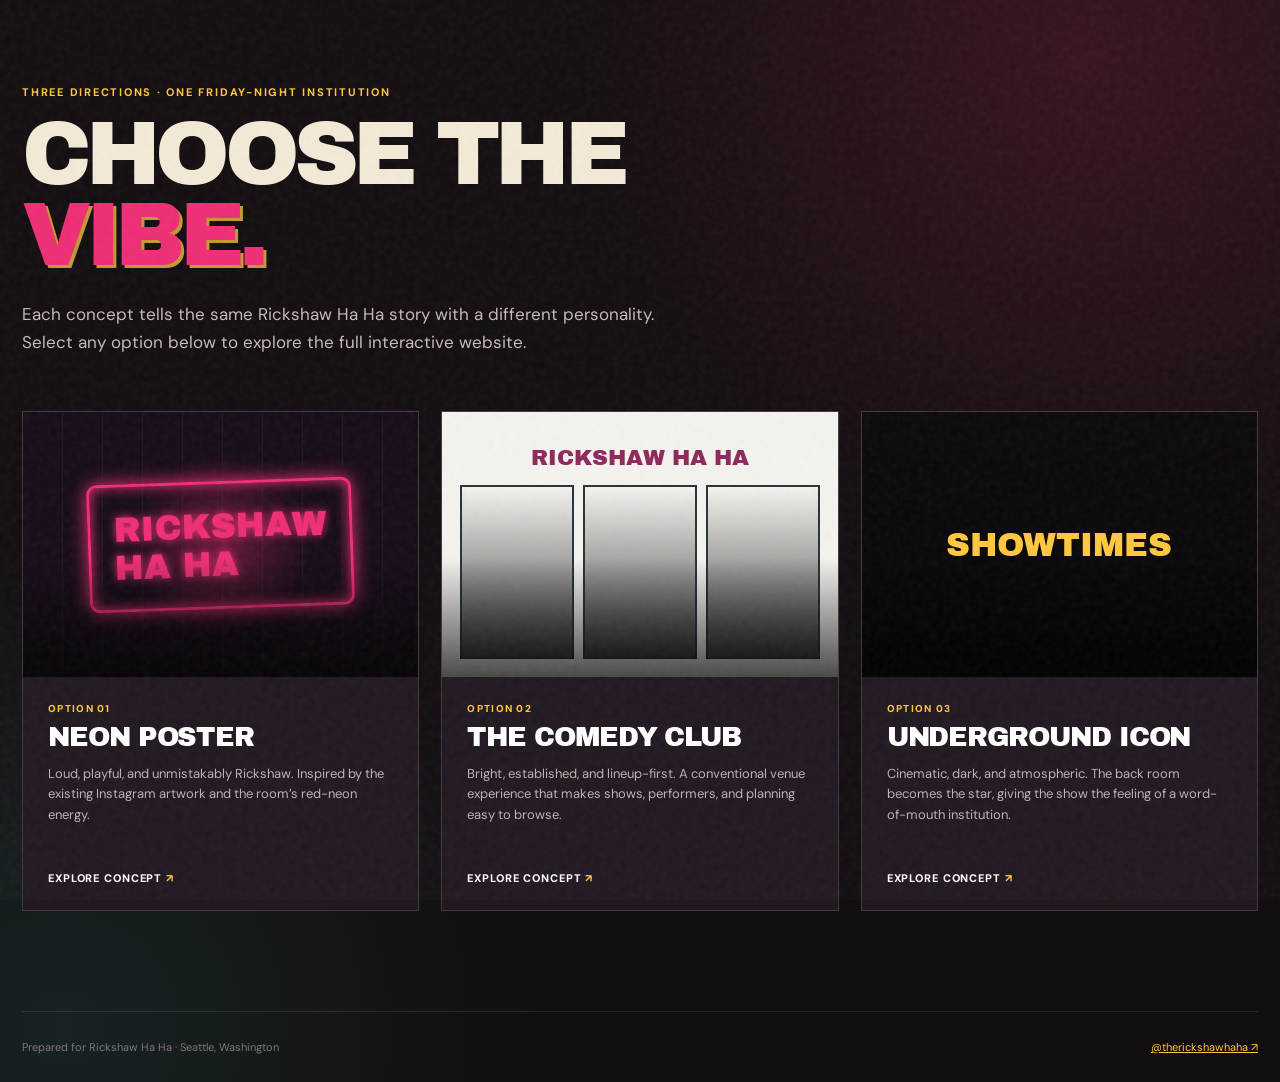
<file: index.html>
<!doctype html>
<html lang="en">
  <head>
    <meta charset="UTF-8" />
    <meta name="viewport" content="width=device-width, initial-scale=1.0" />
    <meta
      name="description"
      content="Three website directions for Rickshaw Ha Ha, Seattle's Friday night comedy show."
    />
    <title>Rickshaw Ha Ha | Website Concepts</title>
    <link rel="preconnect" href="https://fonts.googleapis.com" />
    <link rel="preconnect" href="https://fonts.gstatic.com" crossorigin />
    <link
      href="https://fonts.googleapis.com/css2?family=Archivo+Black&family=DM+Sans:wght@400;500;600;700&display=swap"
      rel="stylesheet"
    />
    <style>
      :root {
        --ink: #120d10;
        --paper: #f3ead7;
        --pink: #ef2e75;
        --gold: #ffc83d;
        --cyan: #40e2d5;
      }

      * {
        box-sizing: border-box;
      }

      body {
        margin: 0;
        color: var(--paper);
        background:
          radial-gradient(circle at 85% 5%, rgba(239, 46, 117, 0.17), transparent 32rem),
          radial-gradient(circle at 5% 95%, rgba(64, 226, 213, 0.1), transparent 30rem),
          var(--ink);
        font-family: "DM Sans", sans-serif;
      }

      body::after {
        content: "";
        position: fixed;
        inset: 0;
        z-index: 10;
        pointer-events: none;
        opacity: 0.055;
        background-image: url("data:image/svg+xml,%3Csvg viewBox='0 0 160 160' xmlns='http://www.w3.org/2000/svg'%3E%3Cfilter id='n'%3E%3CfeTurbulence type='fractalNoise' baseFrequency='.85' numOctaves='3'/%3E%3C/filter%3E%3Crect width='100%25' height='100%25' filter='url(%23n)'/%3E%3C/svg%3E");
      }

      main {
        width: min(1240px, calc(100% - 44px));
        margin: 0 auto;
        padding: 85px 0 100px;
      }

      .intro {
        max-width: 850px;
        margin-bottom: 55px;
      }

      .eyebrow {
        margin: 0 0 15px;
        color: var(--gold);
        font-size: 11px;
        font-weight: 700;
        text-transform: uppercase;
        letter-spacing: 0.16em;
      }

      h1,
      h2 {
        margin: 0;
        font-family: "Archivo Black", sans-serif;
        font-weight: 400;
      }

      h1 {
        font-size: clamp(48px, 7vw, 98px);
        line-height: 0.9;
        letter-spacing: -0.065em;
      }

      h1 em {
        color: var(--pink);
        font-style: normal;
        text-shadow: 3px 3px 0 rgba(255, 200, 61, 0.75);
      }

      .intro > p:last-child {
        max-width: 670px;
        margin: 25px 0 0;
        color: #c6b9bf;
        font-size: 17px;
        line-height: 1.65;
      }

      .concept-grid {
        display: grid;
        grid-template-columns: repeat(3, 1fr);
        gap: 22px;
      }

      .concept {
        position: relative;
        display: flex;
        min-width: 0;
        min-height: 500px;
        flex-direction: column;
        overflow: hidden;
        color: white;
        background: #211820;
        border: 1px solid rgba(255, 255, 255, 0.14);
        text-decoration: none;
        transition: transform 180ms ease, border-color 180ms ease;
      }

      .concept:hover {
        z-index: 2;
        border-color: var(--gold);
        transform: translateY(-7px);
      }

      .preview {
        position: relative;
        height: 265px;
        overflow: hidden;
      }

      .preview::after {
        content: "";
        position: absolute;
        inset: auto 0 0;
        height: 45%;
        background: linear-gradient(transparent, rgba(0, 0, 0, 0.7));
      }

      .neon-preview {
        display: grid;
        place-items: center;
        background:
          radial-gradient(circle, rgba(255, 47, 120, 0.35), transparent 38%),
          repeating-linear-gradient(90deg, transparent 0 39px, rgba(255,255,255,0.04) 39px 40px),
          #160c18;
      }

      .neon-preview span {
        padding: 23px;
        color: var(--pink);
        border: 3px solid var(--pink);
        border-radius: 10px;
        box-shadow: 0 0 18px var(--pink), inset 0 0 13px var(--pink);
        font-family: "Archivo Black", sans-serif;
        font-size: 35px;
        text-shadow: 0 0 10px var(--pink);
        transform: rotate(-2deg);
      }

      .club-preview {
        display: grid;
        grid-template-rows: 55px 1fr;
        padding: 18px;
        background: #f5f3ef;
      }

      .club-preview::before {
        content: "RICKSHAW HA HA";
        align-self: center;
        color: #8f285b;
        font-family: "Archivo Black", sans-serif;
        font-size: 22px;
        text-align: center;
      }

      .mini-cards {
        display: grid;
        grid-template-columns: repeat(3, 1fr);
        gap: 9px;
      }

      .mini-cards i {
        background:
          linear-gradient(transparent, rgba(0,0,0,0.75)),
          var(--card-image) center / cover;
        border: 2px solid #27323a;
      }

      .mini-cards i:nth-child(1) {
        --card-image: url("https://images.unsplash.com/photo-1500648767791-00dcc994a43e?auto=format&fit=crop&w=300&q=70");
      }

      .mini-cards i:nth-child(2) {
        --card-image: url("https://images.unsplash.com/photo-1494790108377-be9c29b29330?auto=format&fit=crop&w=300&q=70");
      }

      .mini-cards i:nth-child(3) {
        --card-image: url("https://images.unsplash.com/photo-1507003211169-0a1dd7228f2d?auto=format&fit=crop&w=300&q=70");
      }

      .cellar-preview {
        display: grid;
        place-items: center;
        background:
          linear-gradient(rgba(0,0,0,0.62), rgba(0,0,0,0.8)),
          url("https://images.unsplash.com/photo-1527529482837-4698179dc6ce?auto=format&fit=crop&w=800&q=75") center / cover;
      }

      .cellar-preview span {
        color: var(--gold);
        font-family: "Archivo Black", sans-serif;
        font-size: 33px;
      }

      .concept-copy {
        display: flex;
        flex: 1;
        flex-direction: column;
        padding: 25px;
      }

      .concept-number {
        margin-bottom: 9px;
        color: var(--gold);
        font-size: 10px;
        font-weight: 800;
        letter-spacing: 0.13em;
      }

      .concept h2 {
        font-size: 27px;
        line-height: 1;
        letter-spacing: -0.04em;
      }

      .concept p {
        color: #bdb1b7;
        font-size: 13px;
        line-height: 1.55;
      }

      .view {
        margin-top: auto;
        color: white;
        font-size: 11px;
        font-weight: 800;
        text-transform: uppercase;
        letter-spacing: 0.08em;
      }

      .view span {
        color: var(--gold);
      }

      footer {
        display: flex;
        justify-content: space-between;
        gap: 25px;
        width: min(1240px, calc(100% - 44px));
        margin: 0 auto;
        padding: 28px 0;
        color: #82767c;
        border-top: 1px solid rgba(255, 255, 255, 0.1);
        font-size: 11px;
      }

      footer a {
        color: var(--gold);
      }

      @media (max-width: 820px) {
        .concept-grid {
          grid-template-columns: 1fr;
        }

        .concept {
          min-height: 440px;
        }
      }

      @media (max-width: 500px) {
        main {
          padding-top: 55px;
        }

        footer {
          flex-direction: column;
        }
      }
    </style>
  </head>
  <body>
    <main>
      <section class="intro">
        <p class="eyebrow">Three directions · One Friday-night institution</p>
        <h1>CHOOSE THE<br /><em>VIBE.</em></h1>
        <p>
          Each concept tells the same Rickshaw Ha Ha story with a different personality.
          Select any option below to explore the full interactive website.
        </p>
      </section>

      <section class="concept-grid" aria-label="Website concepts">
        <a class="concept" href="prototype-1.html">
          <div class="preview neon-preview"><span>RICKSHAW<br />HA HA</span></div>
          <div class="concept-copy">
            <span class="concept-number">OPTION 01</span>
            <h2>NEON POSTER</h2>
            <p>
              Loud, playful, and unmistakably Rickshaw. Inspired by the existing
              Instagram artwork and the room’s red-neon energy.
            </p>
            <span class="view">Explore concept <span>↗</span></span>
          </div>
        </a>

        <a class="concept" href="prototype-2.html">
          <div class="preview club-preview">
            <div class="mini-cards"><i></i><i></i><i></i></div>
          </div>
          <div class="concept-copy">
            <span class="concept-number">OPTION 02</span>
            <h2>THE COMEDY CLUB</h2>
            <p>
              Bright, established, and lineup-first. A conventional venue experience
              that makes shows, performers, and planning easy to browse.
            </p>
            <span class="view">Explore concept <span>↗</span></span>
          </div>
        </a>

        <a class="concept" href="prototype-3.html">
          <div class="preview cellar-preview"><span>SHOWTIMES</span></div>
          <div class="concept-copy">
            <span class="concept-number">OPTION 03</span>
            <h2>UNDERGROUND ICON</h2>
            <p>
              Cinematic, dark, and atmospheric. The back room becomes the star,
              giving the show the feeling of a word-of-mouth institution.
            </p>
            <span class="view">Explore concept <span>↗</span></span>
          </div>
        </a>
      </section>
    </main>

    <footer>
      <span>Prepared for Rickshaw Ha Ha · Seattle, Washington</span>
      <a href="https://www.instagram.com/therickshawhaha/" target="_blank" rel="noreferrer">
        @therickshawhaha ↗
      </a>
    </footer>
  </body>
</html>
</file>
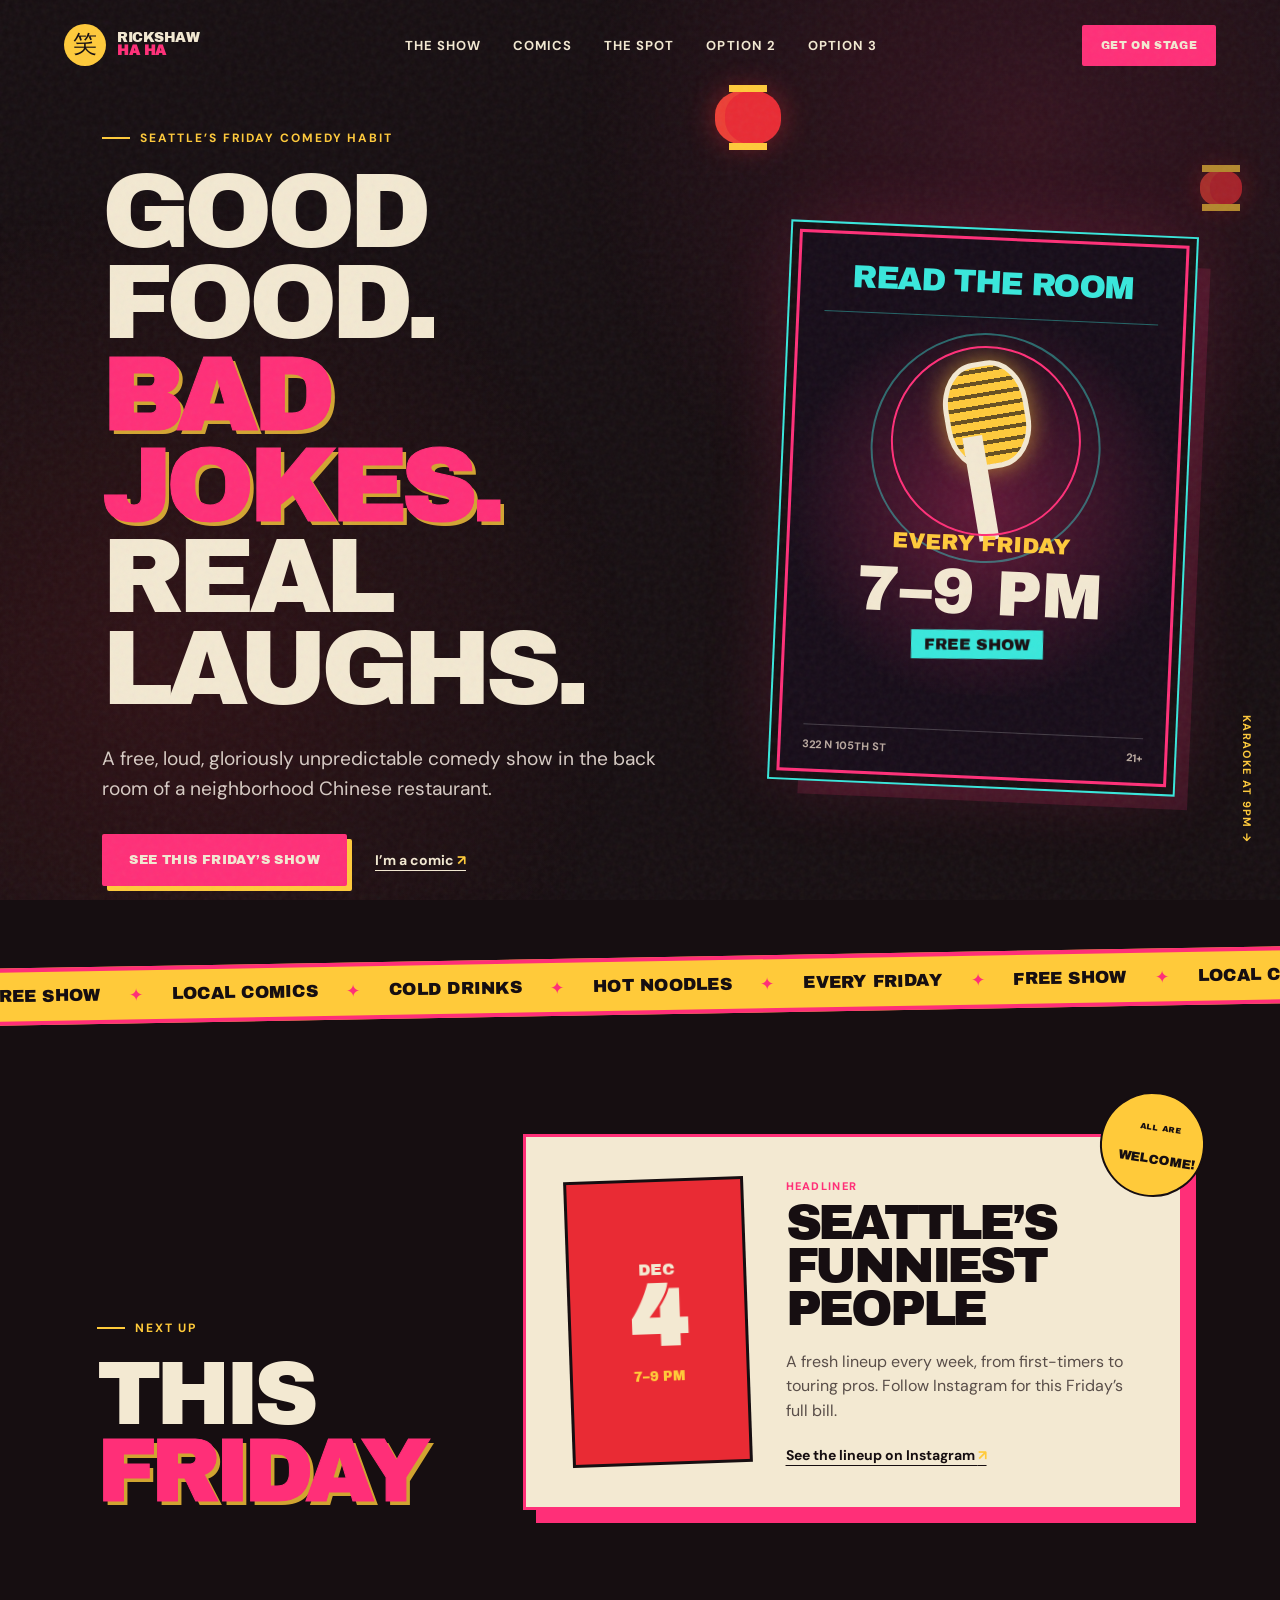
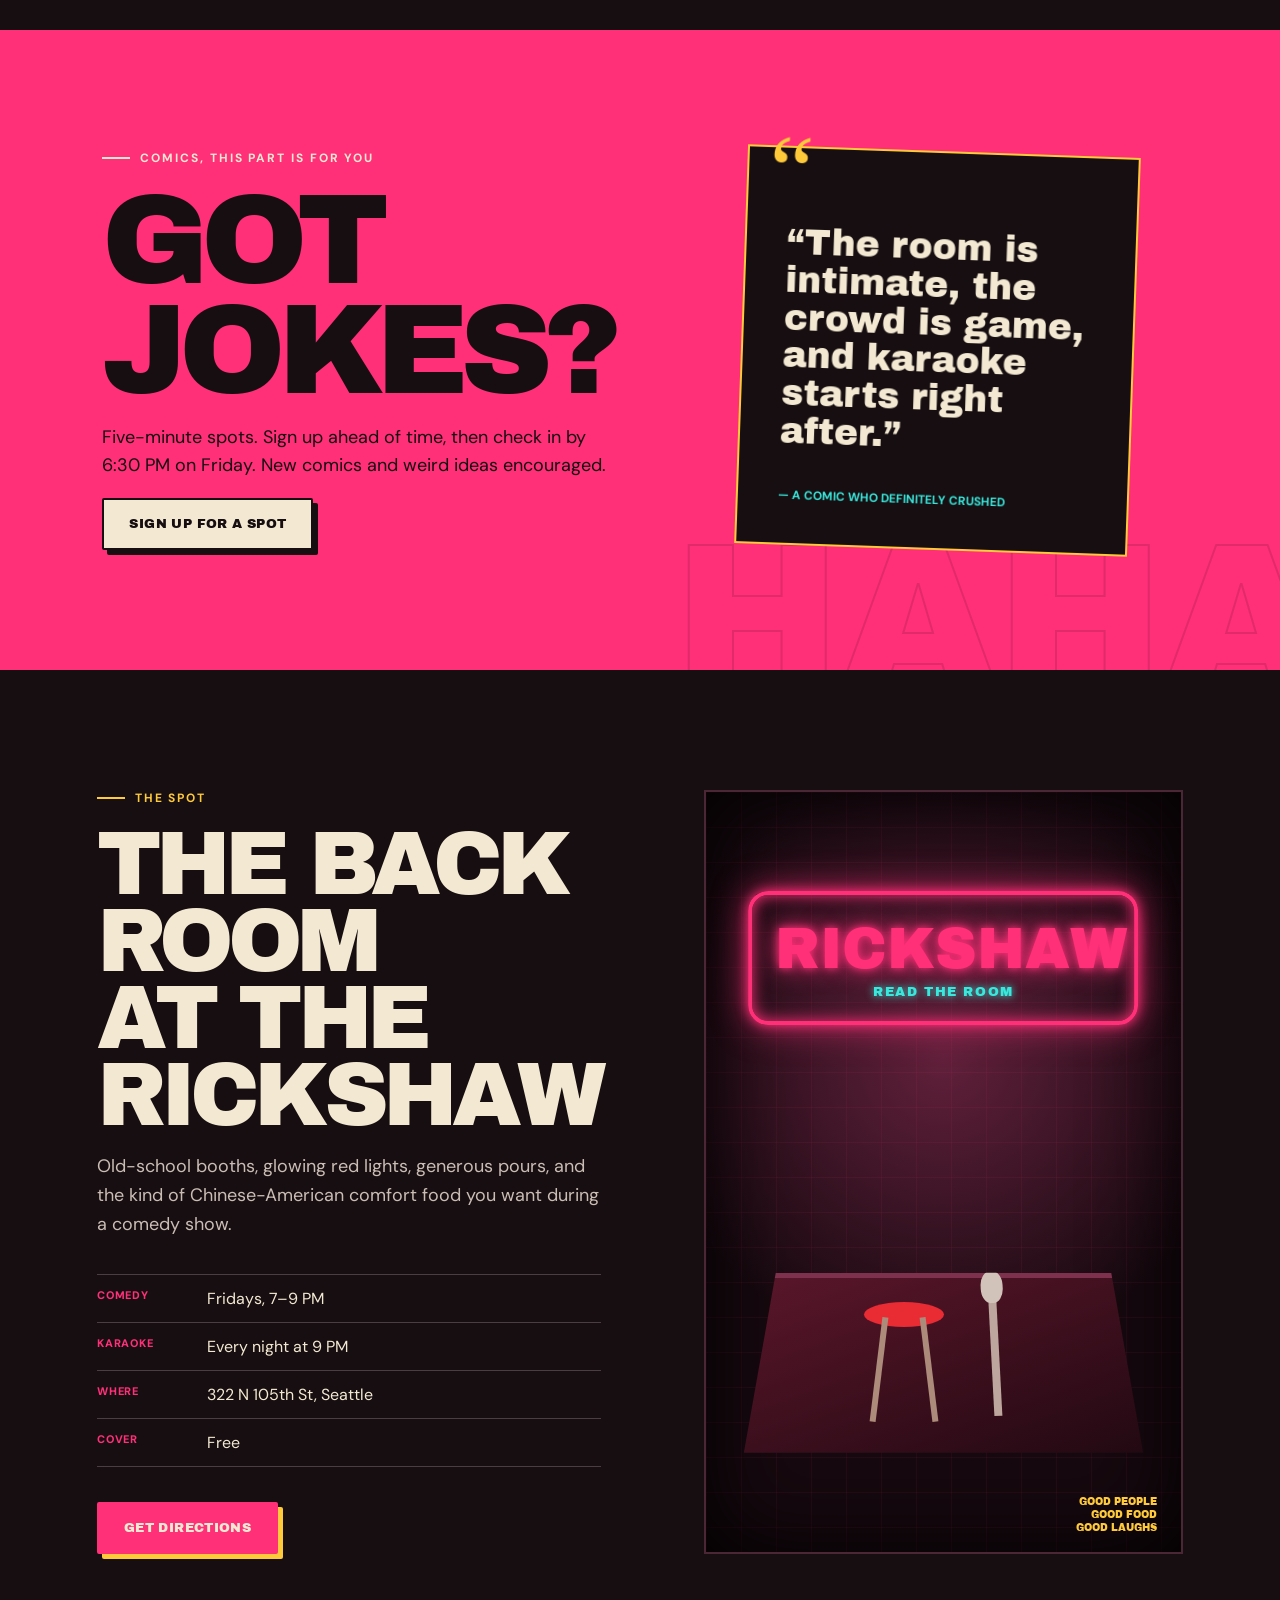
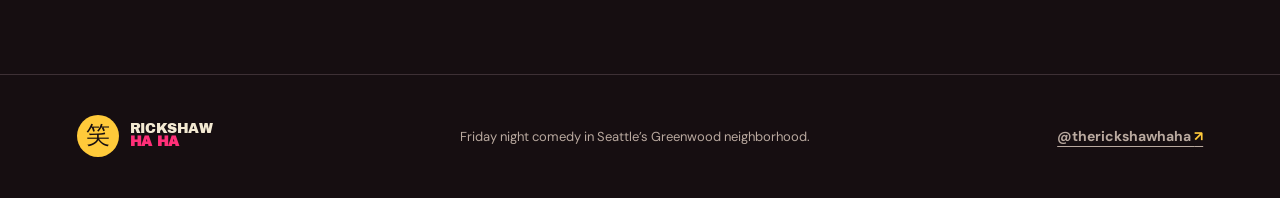
<file: prototype-1.html>
<!doctype html>
<html lang="en">
  <head>
    <meta charset="UTF-8" />
    <meta name="viewport" content="width=device-width, initial-scale=1.0" />
    <meta
      name="description"
      content="Rickshaw Ha Ha — free Friday night comedy at Rickshaw Restaurant & Lounge in Seattle."
    />
    <title>Rickshaw Ha Ha | Friday Night Comedy in Seattle</title>
    <link rel="preconnect" href="https://fonts.googleapis.com" />
    <link rel="preconnect" href="https://fonts.gstatic.com" crossorigin />
    <link
      href="https://fonts.googleapis.com/css2?family=Archivo+Black&family=DM+Sans:wght@400;500;600;700&display=swap"
      rel="stylesheet"
    />
    <link rel="stylesheet" href="styles.css" />
  </head>
  <body>
    <div class="noise" aria-hidden="true"></div>

    <header class="site-header">
      <a class="brand" href="#top" aria-label="Rickshaw Ha Ha home">
        <span class="brand-mark" aria-hidden="true">笑</span>
        <span>RICKSHAW<br /><b>HA HA</b></span>
      </a>
      <nav aria-label="Main navigation">
        <a href="#show">The show</a>
        <a href="#comics">Comics</a>
        <a href="#venue">The spot</a>
        <a href="prototype-2.html">Option 2</a>
        <a href="prototype-3.html">Option 3</a>
      </nav>
      <a class="button button-small" href="#comics">Get on stage</a>
    </header>

    <main id="top">
      <section class="hero" aria-labelledby="hero-title">
        <div class="lantern lantern-one" aria-hidden="true"></div>
        <div class="lantern lantern-two" aria-hidden="true"></div>

        <div class="hero-copy">
          <p class="eyebrow"><span></span> Seattle’s Friday comedy habit</p>
          <h1 id="hero-title">
            GOOD FOOD.<br />
            <em>BAD JOKES.</em><br />
            REAL LAUGHS.
          </h1>
          <p class="hero-description">
            A free, loud, gloriously unpredictable comedy show in the back
            room of a neighborhood Chinese restaurant.
          </p>
          <div class="hero-actions">
            <a class="button" href="#show">See this Friday’s show</a>
            <a class="text-link" href="#comics">I’m a comic <span>↗</span></a>
          </div>
        </div>

        <div class="hero-poster" aria-label="Event details">
          <div class="poster-glow"></div>
          <div class="poster-topline">READ THE ROOM</div>
          <div class="poster-art" aria-hidden="true">
            <div class="mic-head"></div>
            <div class="mic-handle"></div>
            <div class="stage-ring ring-one"></div>
            <div class="stage-ring ring-two"></div>
          </div>
          <p class="poster-date">EVERY FRIDAY</p>
          <p class="poster-time">7–9 PM</p>
          <p class="poster-free">FREE SHOW</p>
          <div class="poster-footer">
            <span>322 N 105th St</span>
            <span>21+</span>
          </div>
        </div>

        <p class="vertical-note">KARAOKE AT 9PM →</p>
      </section>

      <section class="ticker" aria-label="Event highlights">
        <div class="ticker-track">
          <span>FREE SHOW</span><i>✦</i><span>LOCAL COMICS</span><i>✦</i>
          <span>COLD DRINKS</span><i>✦</i><span>HOT NOODLES</span><i>✦</i>
          <span>EVERY FRIDAY</span><i>✦</i><span>FREE SHOW</span><i>✦</i>
          <span>LOCAL COMICS</span><i>✦</i><span>COLD DRINKS</span><i>✦</i>
          <span>HOT NOODLES</span><i>✦</i><span>EVERY FRIDAY</span><i>✦</i>
        </div>
      </section>

      <section class="next-show section" id="show">
        <div class="section-heading">
          <p class="eyebrow"><span></span> Next up</p>
          <h2>THIS<br /><em>FRIDAY</em></h2>
        </div>
        <div class="show-card">
          <div class="date-block">
            <span id="show-month">SEP</span>
            <strong id="show-day">18</strong>
            <small>7–9 PM</small>
          </div>
          <div class="lineup">
            <p class="label">Headliner</p>
            <h3>SEATTLE’S<br />FUNNIEST PEOPLE</h3>
            <p>
              A fresh lineup every week, from first-timers to touring pros.
              Follow Instagram for this Friday’s full bill.
            </p>
            <a
              class="text-link"
              href="https://www.instagram.com/therickshawhaha/"
              target="_blank"
              rel="noreferrer"
              >See the lineup on Instagram <span>↗</span></a
            >
          </div>
          <div class="show-stamp" aria-hidden="true">
            <span>ALL ARE</span>
            WELCOME!
          </div>
        </div>
      </section>

      <section class="comic-callout section" id="comics">
        <div class="comic-copy">
          <p class="eyebrow light"><span></span> Comics, this part is for you</p>
          <h2>GOT<br />JOKES?</h2>
          <p>
            Five-minute spots. Sign up ahead of time, then check in by
            6:30&nbsp;PM on Friday. New comics and weird ideas encouraged.
          </p>
          <button class="button button-light" type="button" data-open-signup>
            Sign up for a spot
          </button>
        </div>
        <blockquote>
          <p>“The room is intimate, the crowd is game, and karaoke starts right after.”</p>
          <footer>— A comic who definitely crushed</footer>
        </blockquote>
      </section>

      <section class="venue section" id="venue">
        <div class="venue-card">
          <p class="eyebrow"><span></span> The spot</p>
          <h2>THE BACK ROOM<br />AT THE RICKSHAW</h2>
          <p>
            Old-school booths, glowing red lights, generous pours, and the
            kind of Chinese-American comfort food you want during a comedy
            show.
          </p>
          <dl>
            <div><dt>Comedy</dt><dd>Fridays, 7–9 PM</dd></div>
            <div><dt>Karaoke</dt><dd>Every night at 9 PM</dd></div>
            <div><dt>Where</dt><dd>322 N 105th St, Seattle</dd></div>
            <div><dt>Cover</dt><dd>Free</dd></div>
          </dl>
          <a
            class="button"
            href="https://maps.google.com/?q=322+N+105th+St+Seattle+WA+98133"
            target="_blank"
            rel="noreferrer"
            >Get directions</a
          >
        </div>
        <div class="venue-visual" aria-label="Stylized view of the comedy stage">
          <div class="neon-sign">RICKSHAW<small>READ THE ROOM</small></div>
          <div class="stage">
            <span class="stool"></span>
            <span class="stage-mic"></span>
          </div>
          <p>GOOD PEOPLE<br />GOOD FOOD<br />GOOD LAUGHS</p>
        </div>
      </section>
    </main>

    <footer class="site-footer">
      <a class="brand" href="#top">
        <span class="brand-mark" aria-hidden="true">笑</span>
        <span>RICKSHAW<br /><b>HA HA</b></span>
      </a>
      <p>Friday night comedy in Seattle’s Greenwood neighborhood.</p>
      <a
        class="text-link"
        href="https://www.instagram.com/therickshawhaha/"
        target="_blank"
        rel="noreferrer"
        >@therickshawhaha <span>↗</span></a
      >
    </footer>

    <dialog class="signup-dialog" id="signup-dialog">
      <button class="dialog-close" type="button" data-close-signup aria-label="Close">×</button>
      <p class="eyebrow"><span></span> Step into the light</p>
      <h2>GET ON<br /><em>THE LIST</em></h2>
      <p>
        This prototype can link to your existing Slotted signup page, a Google
        Form, or a simple form like this one.
      </p>
      <form id="signup-form">
        <label>
          Comic name
          <input name="name" type="text" placeholder="Your stage name" required />
        </label>
        <label>
          Instagram or email
          <input name="contact" type="text" placeholder="@handle or you@email.com" required />
        </label>
        <button class="button" type="submit">Request a spot</button>
        <p class="form-note" role="status"></p>
      </form>
    </dialog>

    <script src="script.js"></script>
  </body>
</html>
</file>
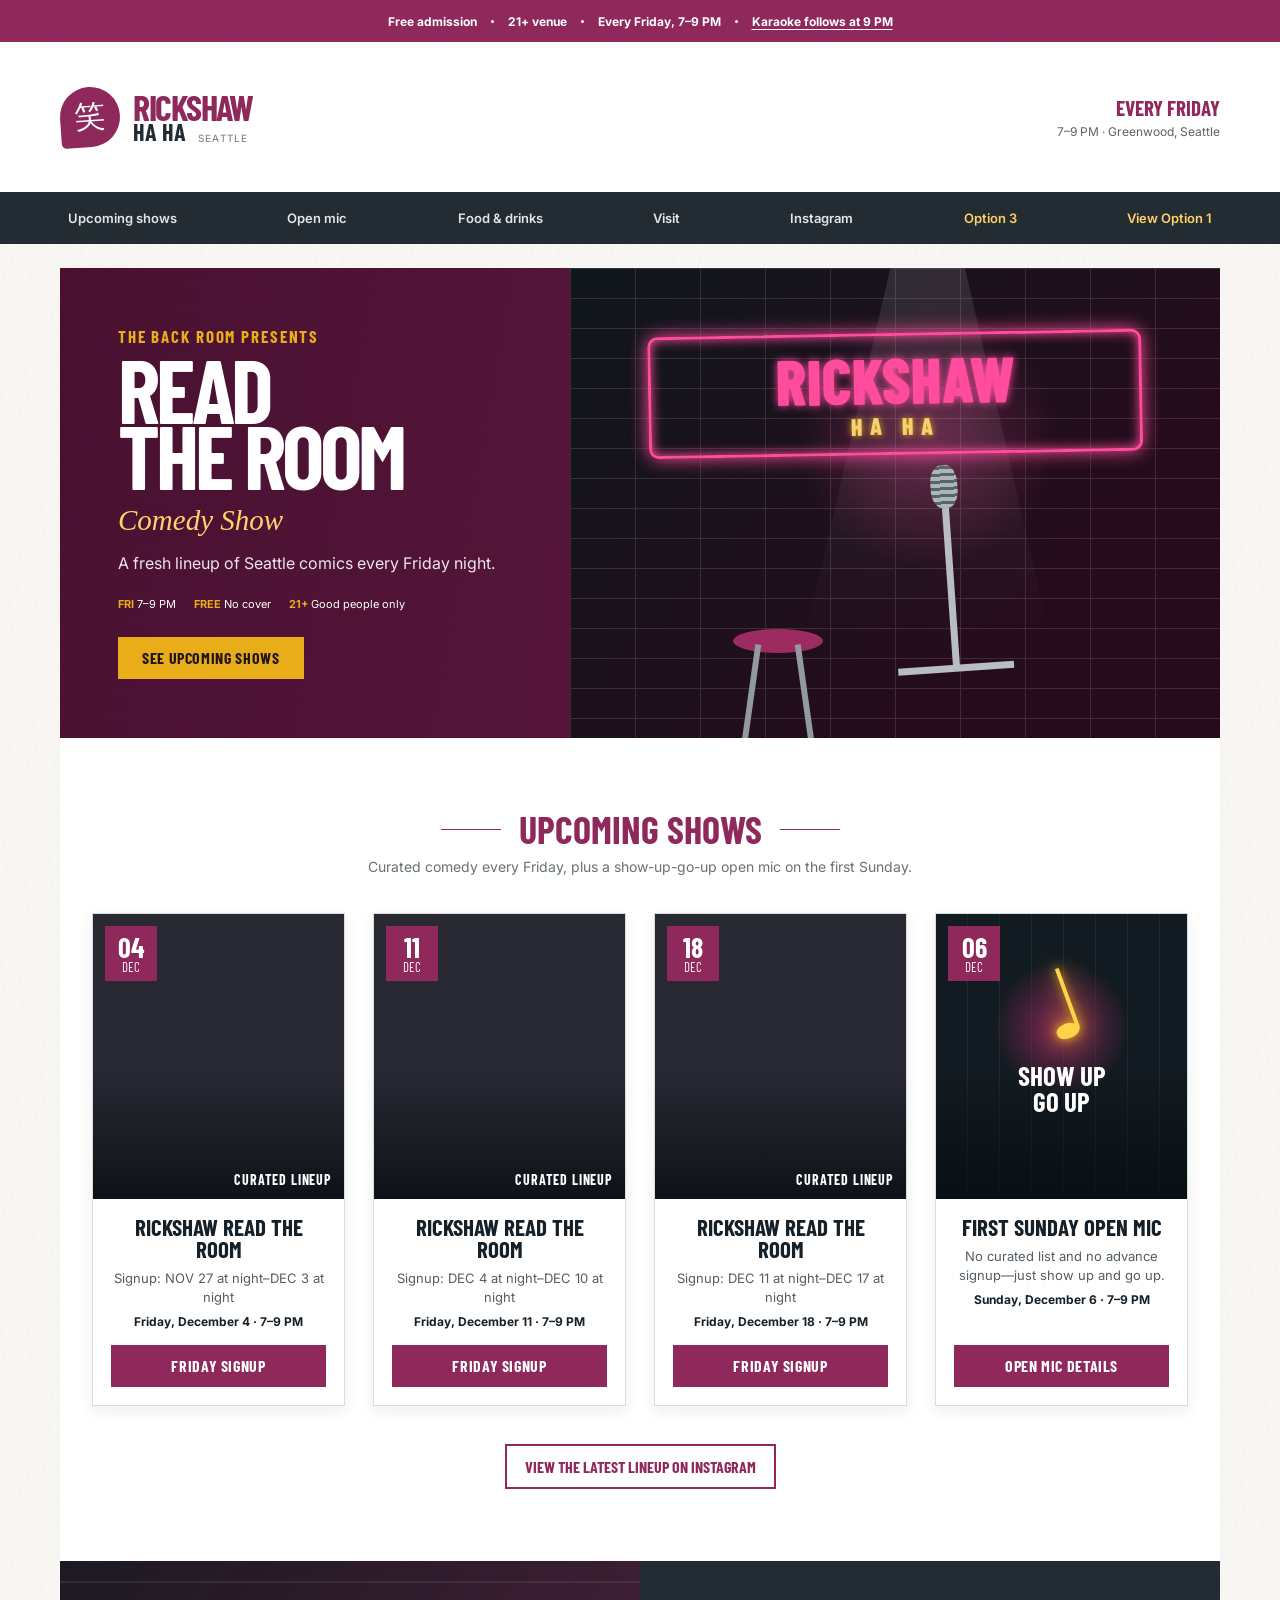
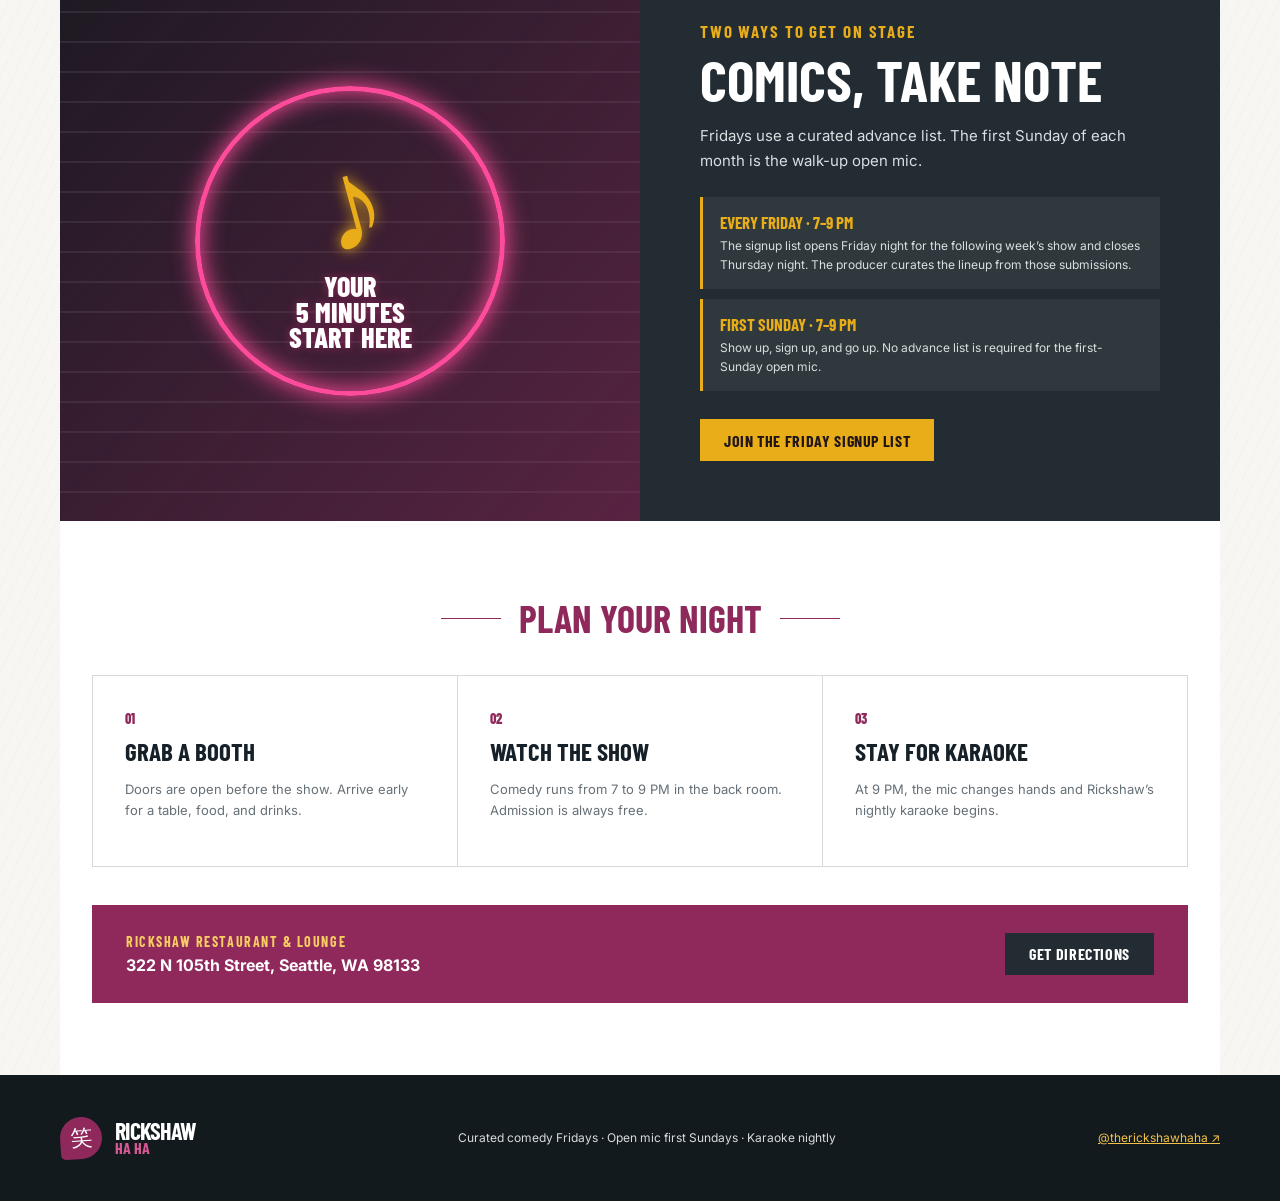
<file: prototype-2.html>
<!doctype html>
<html lang="en">
  <head>
    <meta charset="UTF-8" />
    <meta name="viewport" content="width=device-width, initial-scale=1.0" />
    <meta
      name="description"
      content="Rickshaw Ha Ha — free Friday comedy at Rickshaw Restaurant & Lounge in Seattle."
    />
    <title>Rickshaw Ha Ha | Comedy Every Friday</title>
    <link rel="preconnect" href="https://fonts.googleapis.com" />
    <link rel="preconnect" href="https://fonts.gstatic.com" crossorigin />
    <link
      href="https://fonts.googleapis.com/css2?family=Barlow+Condensed:wght@500;600;700;800&family=Inter:wght@400;500;600;700&display=swap"
      rel="stylesheet"
    />
    <link rel="stylesheet" href="prototype-2.css" />
  </head>
  <body>
    <div class="announcement">
      <span>Free admission</span>
      <i></i>
      <span>21+ venue</span>
      <i></i>
      <span>Every Friday, 7–9 PM</span>
      <i></i>
      <a href="#visit">Karaoke follows at 9 PM</a>
    </div>

    <header class="site-header">
      <div class="header-inner">
        <a class="wordmark" href="#top" aria-label="Rickshaw Ha Ha home">
          <span class="mark">笑</span>
          <span class="wordmark-copy">
            <strong>RICKSHAW</strong>
            <b>HA HA</b>
            <small>Seattle</small>
          </span>
        </a>
        <div class="venue-contact">
          <strong>EVERY FRIDAY</strong>
          <span>7–9 PM · Greenwood, Seattle</span>
        </div>
      </div>
      <nav aria-label="Main navigation">
        <div class="nav-inner">
          <a href="#shows">Upcoming shows</a>
          <a href="#open-mic">Open mic</a>
          <a href="#visit">Food & drinks</a>
          <a href="#visit">Visit</a>
          <a href="https://www.instagram.com/therickshawhaha/" target="_blank" rel="noreferrer"
            >Instagram</a
          >
          <a class="nav-option" href="prototype-3.html">Option 3</a>
          <a class="nav-option" href="prototype-1.html">View Option 1</a>
        </div>
      </nav>
    </header>

    <main id="top">
      <section class="hero">
        <div class="hero-panel">
          <div class="hero-copy">
            <p class="kicker">The back room presents</p>
            <h1>READ<br />THE ROOM</h1>
            <p class="script">Comedy Show</p>
            <p class="hero-details">A fresh lineup of Seattle comics every Friday night.</p>
            <div class="hero-meta">
              <span><b>FRI</b> 7–9 PM</span>
              <span><b>FREE</b> No cover</span>
              <span><b>21+</b> Good people only</span>
            </div>
            <a class="button button-gold" href="#shows">See upcoming shows</a>
          </div>
          <div class="hero-art" aria-hidden="true">
            <div class="spotlight"></div>
            <div class="brick-lines"></div>
            <div class="neon">RICKSHAW<small>HA HA</small></div>
            <div class="mic">
              <span></span>
            </div>
            <div class="stool"></div>
          </div>
        </div>
      </section>

      <section class="shows section" id="shows">
        <div class="section-title">
          <span></span>
          <h2>UPCOMING SHOWS</h2>
          <span></span>
        </div>
        <p class="section-intro">
          Curated comedy every Friday, plus a show-up-go-up open mic on the first Sunday.
        </p>

        <div class="show-grid">
          <article class="show-card featured">
            <div class="show-image portrait-one">
              <span class="date-badge"><b id="friday-day-0">18</b><span id="friday-month-0">SEP</span></span>
              <span class="photo-label">CURATED LINEUP</span>
            </div>
            <div class="show-content">
              <h3>RICKSHAW READ THE ROOM</h3>
              <p class="show-subtitle signup-window" id="signup-window-0">
                Signup opens the Friday before and closes Thursday night.
              </p>
              <p class="show-date" id="friday-full-0">Friday, September 18 · 7–9 PM</p>
              <button class="button" type="button" data-open-signup>Friday signup</button>
            </div>
          </article>

          <article class="show-card">
            <div class="show-image portrait-two">
              <span class="date-badge"><b id="friday-day-1">25</b><span id="friday-month-1">SEP</span></span>
              <span class="photo-label">CURATED LINEUP</span>
            </div>
            <div class="show-content">
              <h3>RICKSHAW READ THE ROOM</h3>
              <p class="show-subtitle signup-window" id="signup-window-1">
                Signup opens the Friday before and closes Thursday night.
              </p>
              <p class="show-date" id="friday-full-1">Friday, September 25 · 7–9 PM</p>
              <button class="button" type="button" data-open-signup>Friday signup</button>
            </div>
          </article>

          <article class="show-card">
            <div class="show-image portrait-three">
              <span class="date-badge"><b id="friday-day-2">02</b><span id="friday-month-2">OCT</span></span>
              <span class="photo-label">CURATED LINEUP</span>
            </div>
            <div class="show-content">
              <h3>RICKSHAW READ THE ROOM</h3>
              <p class="show-subtitle signup-window" id="signup-window-2">
                Signup opens the Friday before and closes Thursday night.
              </p>
              <p class="show-date" id="friday-full-2">Friday, October 2 · 7–9 PM</p>
              <button class="button" type="button" data-open-signup>Friday signup</button>
            </div>
          </article>

          <article class="show-card open-mic-card">
            <div class="show-image open-mic-image">
              <span class="date-badge"><b id="sunday-day">04</b><span id="sunday-month">OCT</span></span>
              <span class="neon-mic">♩</span>
              <strong>SHOW UP<br />GO UP</strong>
            </div>
            <div class="show-content">
              <h3>FIRST SUNDAY OPEN MIC</h3>
              <p class="show-subtitle">No curated list and no advance signup—just show up and go up.</p>
              <p class="show-date" id="sunday-full">Sunday, October 4 · 7–9 PM</p>
              <a class="button" href="#open-mic">Open mic details</a>
            </div>
          </article>
        </div>

        <a class="outline-button" href="https://www.instagram.com/therickshawhaha/" target="_blank" rel="noreferrer">
          View the latest lineup on Instagram
        </a>
      </section>

      <section class="open-mic" id="open-mic">
        <div class="open-mic-image-panel">
          <span class="big-mic" aria-hidden="true">♪</span>
          <p>YOUR<br />5 MINUTES<br />START HERE</p>
        </div>
        <div class="open-mic-copy">
          <p class="kicker">Two ways to get on stage</p>
          <h2>COMICS, TAKE NOTE</h2>
          <p>
            Fridays use a curated advance list. The first Sunday of each month is
            the walk-up open mic.
          </p>
          <div class="signup-types">
            <article>
              <h3>EVERY FRIDAY · 7–9 PM</h3>
              <p>
                The signup list opens Friday night for the following week’s show
                and closes Thursday night. The producer curates the lineup from
                those submissions.
              </p>
            </article>
            <article>
              <h3>FIRST SUNDAY · 7–9 PM</h3>
              <p>
                Show up, sign up, and go up. No advance list is required for the
                first-Sunday open mic.
              </p>
            </article>
          </div>
          <button class="button button-gold" type="button" data-open-signup>
            Join the Friday signup list
          </button>
        </div>
      </section>

      <section class="visit section" id="visit">
        <div class="section-title">
          <span></span>
          <h2>PLAN YOUR NIGHT</h2>
          <span></span>
        </div>
        <div class="visit-grid">
          <article>
            <span class="visit-number">01</span>
            <h3>GRAB A BOOTH</h3>
            <p>Doors are open before the show. Arrive early for a table, food, and drinks.</p>
          </article>
          <article>
            <span class="visit-number">02</span>
            <h3>WATCH THE SHOW</h3>
            <p>Comedy runs from 7 to 9 PM in the back room. Admission is always free.</p>
          </article>
          <article>
            <span class="visit-number">03</span>
            <h3>STAY FOR KARAOKE</h3>
            <p>At 9 PM, the mic changes hands and Rickshaw’s nightly karaoke begins.</p>
          </article>
        </div>
        <div class="location-bar">
          <div>
            <p class="kicker">Rickshaw Restaurant & Lounge</p>
            <strong>322 N 105th Street, Seattle, WA 98133</strong>
          </div>
          <a
            class="button"
            href="https://maps.google.com/?q=322+N+105th+St+Seattle+WA+98133"
            target="_blank"
            rel="noreferrer"
            >Get directions</a
          >
        </div>
      </section>
    </main>

    <footer>
      <a class="wordmark footer-mark" href="#top">
        <span class="mark">笑</span>
        <span class="wordmark-copy"><strong>RICKSHAW</strong><b>HA HA</b></span>
      </a>
      <p>Curated comedy Fridays · Open mic first Sundays · Karaoke nightly</p>
      <a href="https://www.instagram.com/therickshawhaha/" target="_blank" rel="noreferrer">
        @therickshawhaha ↗
      </a>
    </footer>

    <dialog id="signup-dialog">
      <button class="dialog-close" type="button" data-close-signup aria-label="Close">×</button>
      <p class="kicker">Friday curated show</p>
      <h2>JOIN THE SIGNUP LIST</h2>
      <p class="dialog-intro">
        The list opens Friday night for the following Friday’s show and closes
        Thursday night. The producer curates the lineup from the submissions.
        This prototype form can be replaced with the existing signup link.
      </p>
      <form id="signup-form">
        <label>
          Comic name
          <input name="name" type="text" placeholder="Your stage name" required />
        </label>
        <label>
          Instagram or email
          <input name="contact" type="text" placeholder="@handle or you@email.com" required />
        </label>
        <button class="button button-gold" type="submit">Request a spot</button>
        <p class="form-note" role="status"></p>
      </form>
    </dialog>

    <script src="prototype-2.js"></script>
  </body>
</html>
</file>
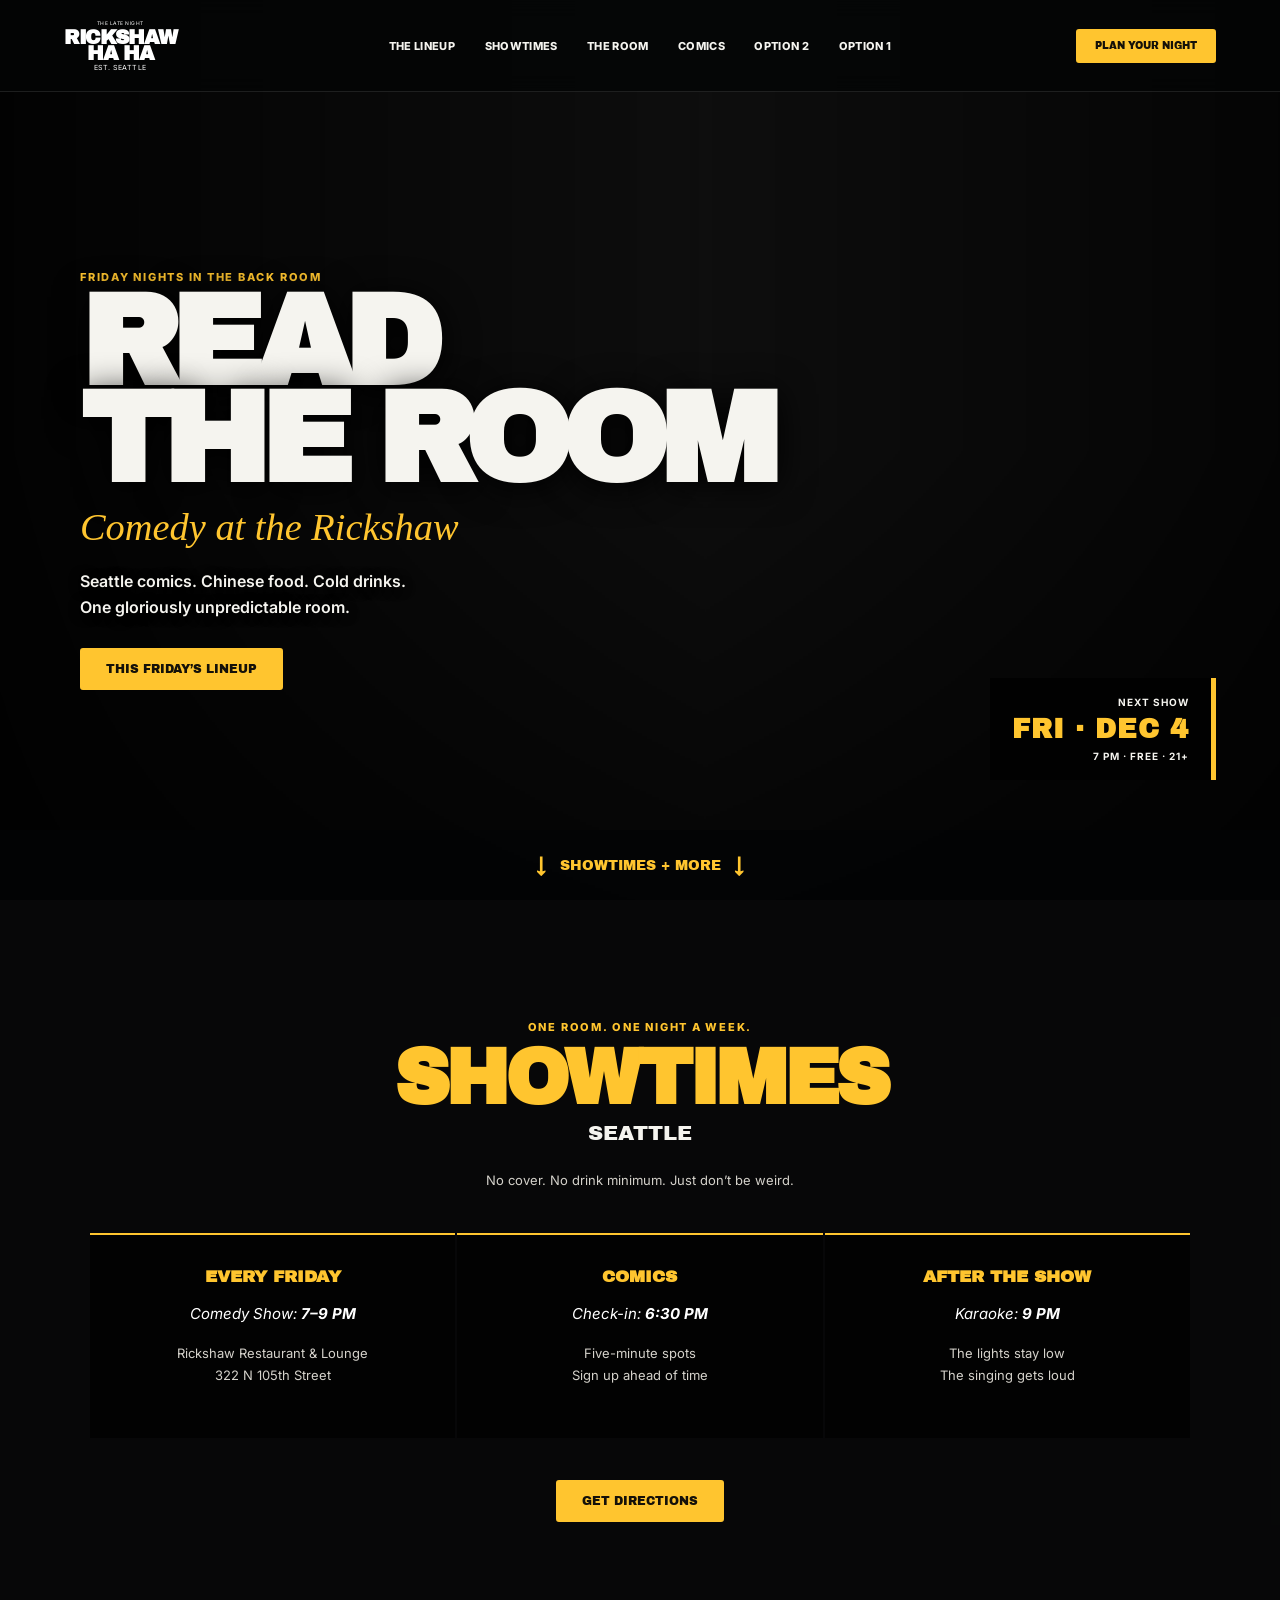
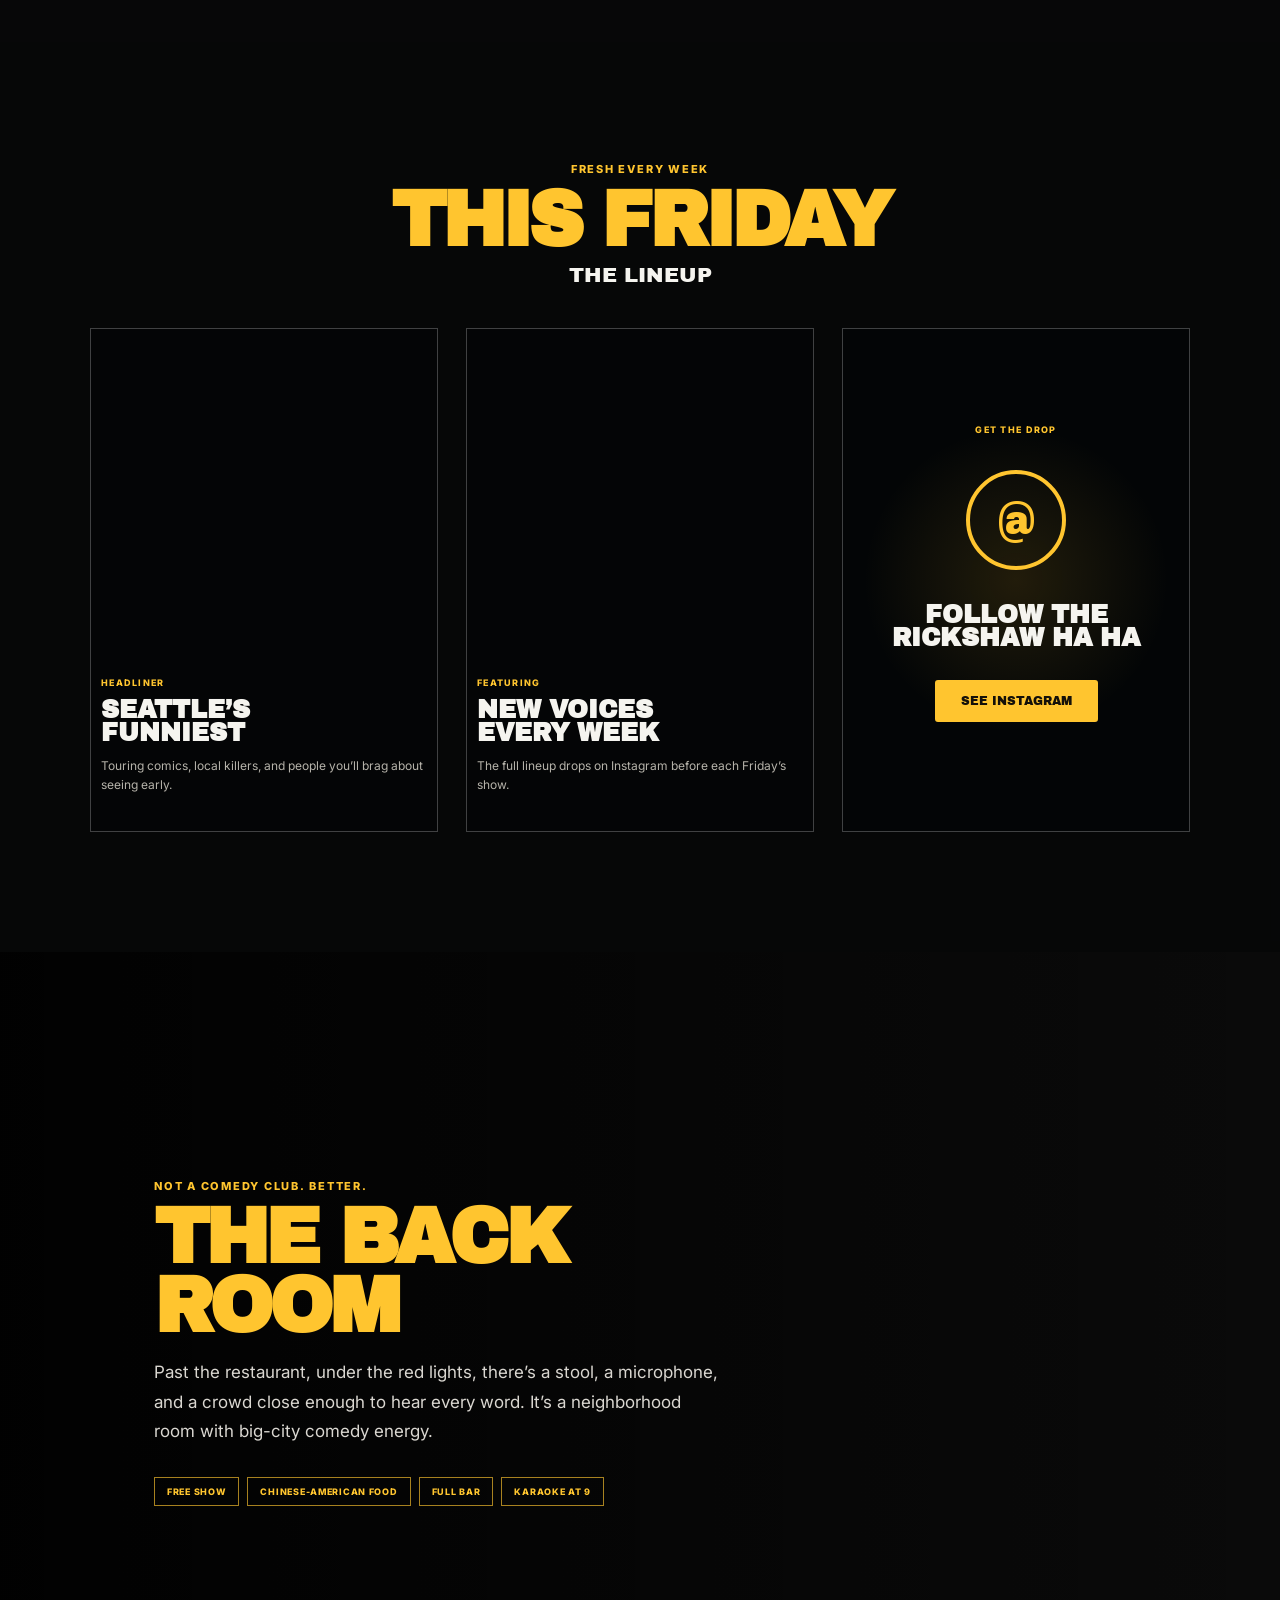
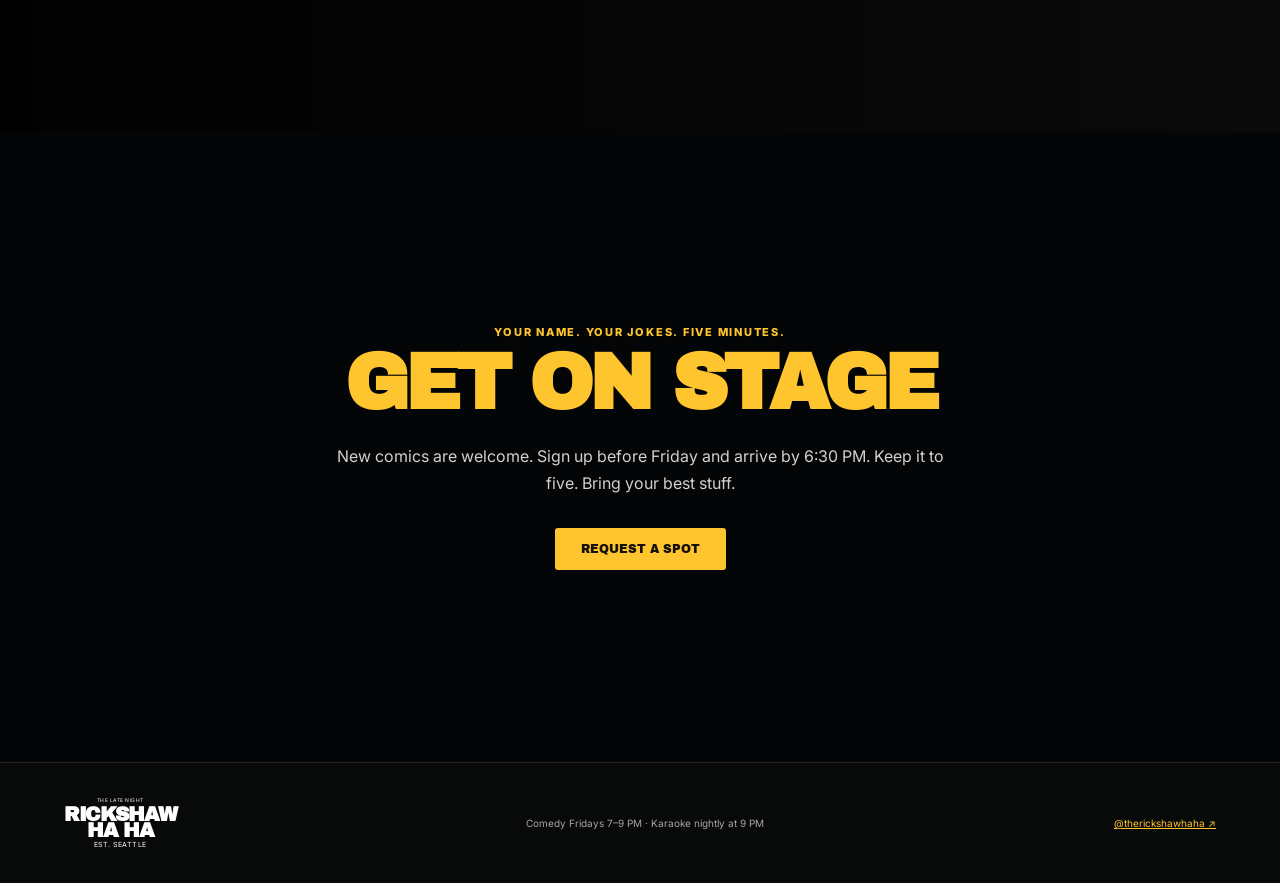
<file: prototype-3.html>
<!doctype html>
<html lang="en">
  <head>
    <meta charset="UTF-8" />
    <meta name="viewport" content="width=device-width, initial-scale=1.0" />
    <meta
      name="description"
      content="Rickshaw Ha Ha — underground Friday night comedy in Seattle."
    />
    <title>Rickshaw Ha Ha | Read the Room</title>
    <link rel="preconnect" href="https://fonts.googleapis.com" />
    <link rel="preconnect" href="https://fonts.gstatic.com" crossorigin />
    <link
      href="https://fonts.googleapis.com/css2?family=Archivo+Black&family=Inter:wght@400;600;700;800&display=swap"
      rel="stylesheet"
    />
    <link rel="stylesheet" href="prototype-3.css" />
  </head>
  <body>
    <header>
      <a class="logo" href="#top">
        <span class="logo-small">THE LATE NIGHT</span>
        <strong>RICKSHAW<br />HA HA</strong>
        <span>EST. SEATTLE</span>
      </a>
      <button class="menu-toggle" type="button" aria-expanded="false" aria-controls="main-nav">
        MENU
      </button>
      <nav id="main-nav" aria-label="Main navigation">
        <a href="#lineup">The lineup</a>
        <a href="#showtimes">Showtimes</a>
        <a href="#room">The room</a>
        <a href="#comics">Comics</a>
        <a href="prototype-2.html">Option 2</a>
        <a href="prototype-1.html">Option 1</a>
      </nav>
      <a class="button header-button" href="#showtimes">Plan your night</a>
    </header>

    <main id="top">
      <section class="hero">
        <div class="hero-bg" aria-hidden="true"></div>
        <div class="hero-content">
          <p class="overline">Friday nights in the back room</p>
          <h1>READ<br />THE ROOM</h1>
          <p class="hero-script">Comedy at the Rickshaw</p>
          <p class="hero-summary">
            Seattle comics. Chinese food. Cold drinks.<br />
            One gloriously unpredictable room.
          </p>
          <a class="button" href="#lineup">This Friday’s lineup</a>
        </div>
        <div class="hero-date">
          <span>NEXT SHOW</span>
          <strong id="next-date">FRI · SEP 18</strong>
          <span>7 PM · FREE · 21+</span>
        </div>
        <a class="scroll-cue" href="#showtimes">
          <span>↓</span> SHOWTIMES + MORE <span>↓</span>
        </a>
      </section>

      <section class="showtimes photo-section" id="showtimes">
        <div class="dark-overlay"></div>
        <div class="section-content">
          <p class="overline">One room. One night a week.</p>
          <h2>SHOWTIMES</h2>
          <p class="city">SEATTLE</p>
          <p class="show-note">No cover. No drink minimum. Just don’t be weird.</p>

          <div class="schedule">
            <article>
              <h3>EVERY FRIDAY</h3>
              <p class="schedule-lead">Comedy Show: <b>7–9 PM</b></p>
              <p>
                Rickshaw Restaurant & Lounge<br />
                322 N 105th Street
              </p>
            </article>
            <article>
              <h3>COMICS</h3>
              <p class="schedule-lead">Check-in: <b>6:30 PM</b></p>
              <p>
                Five-minute spots<br />
                Sign up ahead of time
              </p>
            </article>
            <article>
              <h3>AFTER THE SHOW</h3>
              <p class="schedule-lead">Karaoke: <b>9 PM</b></p>
              <p>
                The lights stay low<br />
                The singing gets loud
              </p>
            </article>
          </div>
          <a class="button" href="https://maps.google.com/?q=322+N+105th+St+Seattle+WA+98133" target="_blank" rel="noreferrer">
            Get directions
          </a>
        </div>
      </section>

      <section class="lineup photo-section" id="lineup">
        <div class="dark-overlay"></div>
        <div class="section-content">
          <p class="overline">Fresh every week</p>
          <h2>THIS FRIDAY</h2>
          <p class="city">THE LINEUP</p>
          <div class="lineup-grid">
            <article class="comic-card">
              <div class="comic-photo comic-one"></div>
              <span>HEADLINER</span>
              <h3>SEATTLE’S<br />FUNNIEST</h3>
              <p>Touring comics, local killers, and people you’ll brag about seeing early.</p>
            </article>
            <article class="comic-card">
              <div class="comic-photo comic-two"></div>
              <span>FEATURING</span>
              <h3>NEW VOICES<br />EVERY WEEK</h3>
              <p>The full lineup drops on Instagram before each Friday’s show.</p>
            </article>
            <article class="comic-card lineup-cta">
              <span>GET THE DROP</span>
              <div class="phone-mark">@</div>
              <h3>FOLLOW THE<br />RICKSHAW HA HA</h3>
              <a class="button" href="https://www.instagram.com/therickshawhaha/" target="_blank" rel="noreferrer">
                See Instagram
              </a>
            </article>
          </div>
        </div>
      </section>

      <section class="room photo-section" id="room">
        <div class="dark-overlay"></div>
        <div class="room-copy">
          <p class="overline">Not a comedy club. Better.</p>
          <h2>THE BACK ROOM</h2>
          <p>
            Past the restaurant, under the red lights, there’s a stool, a microphone,
            and a crowd close enough to hear every word. It’s a neighborhood room with
            big-city comedy energy.
          </p>
          <div class="room-tags">
            <span>FREE SHOW</span>
            <span>CHINESE-AMERICAN FOOD</span>
            <span>FULL BAR</span>
            <span>KARAOKE AT 9</span>
          </div>
        </div>
      </section>

      <section class="comics photo-section" id="comics">
        <div class="dark-overlay"></div>
        <div class="section-content comic-signup">
          <p class="overline">Your name. Your jokes. Five minutes.</p>
          <h2>GET ON STAGE</h2>
          <p>
            New comics are welcome. Sign up before Friday and arrive by 6:30 PM.
            Keep it to five. Bring your best stuff.
          </p>
          <button class="button" type="button" data-open-signup>Request a spot</button>
        </div>
      </section>
    </main>

    <footer>
      <a class="logo" href="#top">
        <span class="logo-small">THE LATE NIGHT</span>
        <strong>RICKSHAW<br />HA HA</strong>
        <span>EST. SEATTLE</span>
      </a>
      <p>Comedy Fridays 7–9 PM · Karaoke nightly at 9 PM</p>
      <a href="https://www.instagram.com/therickshawhaha/" target="_blank" rel="noreferrer">
        @therickshawhaha ↗
      </a>
    </footer>

    <dialog id="signup-dialog">
      <button class="dialog-close" type="button" data-close-signup aria-label="Close">×</button>
      <p class="overline">Five minutes are yours</p>
      <h2>COMIC SIGNUP</h2>
      <p>This demo can connect directly to the producer’s Slotted signup page.</p>
      <form id="signup-form">
        <label>
          Comic name
          <input name="name" type="text" placeholder="Your stage name" required />
        </label>
        <label>
          Instagram or email
          <input name="contact" type="text" placeholder="@handle or you@email.com" required />
        </label>
        <button class="button" type="submit">Request a spot</button>
        <p class="form-note" role="status"></p>
      </form>
    </dialog>

    <script src="prototype-3.js"></script>
  </body>
</html>
</file>
<file: styles.css>
:root {
  --ink: #160e11;
  --paper: #f3e9d2;
  --pink: #ff2f78;
  --red: #e92b34;
  --gold: #ffca3a;
  --cyan: #38e8dc;
  --muted: #b9a99f;
  --display: "Archivo Black", Impact, sans-serif;
  --body: "DM Sans", Arial, sans-serif;
}

* {
  box-sizing: border-box;
}

html {
  scroll-behavior: smooth;
}

body {
  margin: 0;
  color: var(--paper);
  background: var(--ink);
  font-family: var(--body);
  overflow-x: hidden;
}

body::before {
  content: "";
  position: fixed;
  inset: 0;
  pointer-events: none;
  background:
    radial-gradient(circle at 80% 15%, rgba(255, 47, 120, 0.13), transparent 28rem),
    radial-gradient(circle at 12% 74%, rgba(233, 43, 52, 0.12), transparent 30rem);
  z-index: -1;
}

.noise {
  position: fixed;
  inset: 0;
  z-index: 10;
  pointer-events: none;
  opacity: 0.07;
  background-image: url("data:image/svg+xml,%3Csvg viewBox='0 0 180 180' xmlns='http://www.w3.org/2000/svg'%3E%3Cfilter id='n'%3E%3CfeTurbulence type='fractalNoise' baseFrequency='.9' numOctaves='3' stitchTiles='stitch'/%3E%3C/filter%3E%3Crect width='100%25' height='100%25' filter='url(%23n)' opacity='.8'/%3E%3C/svg%3E");
}

a {
  color: inherit;
}

.site-header {
  position: absolute;
  top: 0;
  left: 0;
  right: 0;
  z-index: 5;
  display: flex;
  align-items: center;
  justify-content: space-between;
  max-width: 1400px;
  margin: 0 auto;
  padding: 24px 5vw;
}

.brand {
  display: flex;
  align-items: center;
  gap: 11px;
  color: var(--paper);
  font-family: var(--display);
  font-size: 14px;
  line-height: 0.9;
  letter-spacing: -0.03em;
  text-decoration: none;
}

.brand b {
  color: var(--pink);
}

.brand-mark {
  display: grid;
  width: 42px;
  height: 42px;
  place-items: center;
  color: var(--ink);
  background: var(--gold);
  border-radius: 50%;
  font-family: serif;
  font-size: 24px;
}

nav {
  display: flex;
  gap: 32px;
}

nav a {
  font-size: 13px;
  font-weight: 700;
  text-decoration: none;
  text-transform: uppercase;
  letter-spacing: 0.08em;
}

.button {
  display: inline-flex;
  align-items: center;
  justify-content: center;
  min-height: 52px;
  padding: 0 25px;
  color: var(--paper);
  background: var(--pink);
  border: 2px solid var(--pink);
  border-radius: 2px;
  box-shadow: 5px 5px 0 var(--gold);
  font-family: var(--display);
  font-size: 13px;
  text-decoration: none;
  text-transform: uppercase;
  letter-spacing: 0.03em;
  cursor: pointer;
  transition: transform 150ms ease, box-shadow 150ms ease, background 150ms ease;
}

.button:hover {
  transform: translate(3px, 3px);
  box-shadow: 2px 2px 0 var(--gold);
}

.button-small {
  min-height: 41px;
  padding: 0 17px;
  box-shadow: none;
  font-size: 11px;
}

.hero {
  position: relative;
  display: grid;
  grid-template-columns: 1.15fr 0.85fr;
  align-items: center;
  min-height: 100vh;
  max-width: 1400px;
  margin: 0 auto;
  padding: 130px 8vw 72px;
}

.hero-copy {
  position: relative;
  z-index: 2;
}

.eyebrow {
  display: flex;
  align-items: center;
  gap: 10px;
  margin: 0 0 20px;
  color: var(--gold);
  font-size: 12px;
  font-weight: 700;
  text-transform: uppercase;
  letter-spacing: 0.16em;
}

.eyebrow span {
  display: inline-block;
  width: 28px;
  height: 2px;
  background: currentColor;
}

h1,
h2,
h3 {
  margin: 0;
  font-family: var(--display);
  font-weight: 400;
  line-height: 0.86;
  letter-spacing: -0.065em;
}

h1 {
  max-width: 850px;
  font-size: clamp(62px, 8.3vw, 128px);
}

h1 em,
h2 em {
  color: var(--pink);
  font-style: normal;
  -webkit-text-stroke: 1px currentColor;
  text-shadow: 4px 4px 0 rgba(255, 202, 58, 0.8);
}

.hero-description {
  max-width: 570px;
  margin: 30px 0;
  color: #d7cbc4;
  font-size: clamp(17px, 1.5vw, 21px);
  line-height: 1.55;
}

.hero-actions {
  display: flex;
  align-items: center;
  gap: 28px;
}

.text-link {
  font-size: 14px;
  font-weight: 700;
  text-underline-offset: 5px;
}

.text-link span {
  color: var(--gold);
}

.hero-poster {
  position: relative;
  z-index: 1;
  width: min(390px, 88%);
  aspect-ratio: 0.72;
  justify-self: end;
  padding: 25px;
  overflow: hidden;
  background: #160c18;
  border: 3px solid var(--pink);
  box-shadow:
    0 0 0 7px var(--ink),
    0 0 0 9px var(--cyan),
    22px 22px 0 rgba(255, 47, 120, 0.15),
    0 0 80px rgba(255, 47, 120, 0.2);
  text-align: center;
  transform: rotate(2.5deg);
}

.poster-glow {
  position: absolute;
  inset: 15% -20%;
  background: radial-gradient(circle, rgba(255, 47, 120, 0.33), transparent 60%);
}

.poster-topline,
.poster-date,
.poster-time,
.poster-free {
  position: relative;
  z-index: 2;
  font-family: var(--display);
}

.poster-topline {
  padding-bottom: 17px;
  color: var(--cyan);
  border-bottom: 1px solid rgba(56, 232, 220, 0.4);
  font-size: clamp(22px, 2.5vw, 37px);
  letter-spacing: -0.05em;
}

.poster-art {
  position: relative;
  height: 44%;
}

.mic-head {
  position: absolute;
  top: 20%;
  left: 50%;
  width: 85px;
  height: 108px;
  background:
    repeating-linear-gradient(0deg, transparent 0 8px, rgba(22, 14, 17, 0.65) 8px 12px),
    var(--gold);
  border: 5px solid var(--paper);
  border-radius: 42%;
  transform: translateX(-50%) rotate(-12deg);
  box-shadow: 0 0 25px rgba(255, 202, 58, 0.6);
}

.mic-handle {
  position: absolute;
  top: 55%;
  left: 49%;
  width: 20px;
  height: 105px;
  background: var(--paper);
  transform: translateX(-50%) rotate(-12deg);
}

.stage-ring {
  position: absolute;
  top: 13%;
  left: 50%;
  width: 190px;
  height: 190px;
  border: 2px solid var(--pink);
  border-radius: 50%;
  transform: translateX(-50%);
}

.ring-two {
  top: 7%;
  width: 230px;
  height: 230px;
  border-color: rgba(56, 232, 220, 0.42);
}

.poster-date {
  margin: 0;
  color: var(--gold);
  font-size: 22px;
}

.poster-time {
  margin: 5px 0;
  font-size: clamp(42px, 5vw, 70px);
  line-height: 1;
}

.poster-free {
  display: inline-block;
  margin: 0;
  padding: 6px 13px;
  color: var(--ink);
  background: var(--cyan);
  transform: rotate(-2deg);
}

.poster-footer {
  position: absolute;
  right: 22px;
  bottom: 18px;
  left: 22px;
  display: flex;
  justify-content: space-between;
  padding-top: 12px;
  color: var(--muted);
  border-top: 1px solid rgba(255, 255, 255, 0.2);
  font-size: 11px;
  font-weight: 700;
  text-transform: uppercase;
}

.vertical-note {
  position: absolute;
  right: 2vw;
  bottom: 12%;
  margin: 0;
  color: var(--gold);
  font-size: 11px;
  font-weight: 700;
  letter-spacing: 0.12em;
  writing-mode: vertical-rl;
}

.lantern {
  position: absolute;
  width: 66px;
  height: 55px;
  background: var(--red);
  border-radius: 45%;
  box-shadow: inset 10px 0 rgba(255, 202, 58, 0.12), 0 0 30px rgba(233, 43, 52, 0.45);
}

.lantern::before,
.lantern::after {
  content: "";
  position: absolute;
  left: 50%;
  width: 38px;
  height: 7px;
  background: var(--gold);
  transform: translateX(-50%);
}

.lantern::before {
  top: -5px;
}

.lantern::after {
  bottom: -5px;
}

.lantern-one {
  top: 90px;
  right: 39%;
}

.lantern-two {
  top: 170px;
  right: 3%;
  width: 42px;
  height: 36px;
  opacity: 0.65;
}

.ticker {
  overflow: hidden;
  color: var(--ink);
  background: var(--gold);
  border-block: 4px solid var(--pink);
  transform: rotate(-1deg) scale(1.02);
}

.ticker-track {
  display: flex;
  width: max-content;
  gap: 28px;
  padding: 14px 0;
  font-family: var(--display);
  font-size: 17px;
  animation: ticker 28s linear infinite;
}

.ticker i {
  color: var(--pink);
  font-style: normal;
}

@keyframes ticker {
  to {
    transform: translateX(-50%);
  }
}

.section {
  max-width: 1240px;
  margin: 0 auto;
  padding: 120px 6vw;
}

.next-show {
  display: grid;
  grid-template-columns: 0.7fr 1.3fr;
  gap: 70px;
  align-items: end;
}

.section-heading h2,
.venue h2,
.signup-dialog h2 {
  font-size: clamp(55px, 7vw, 100px);
}

.show-card {
  position: relative;
  display: grid;
  grid-template-columns: 180px 1fr;
  gap: 38px;
  padding: 42px;
  background: var(--paper);
  color: var(--ink);
  border: 3px solid var(--pink);
  box-shadow: 13px 13px 0 var(--pink);
}

.date-block {
  display: flex;
  flex-direction: column;
  align-items: center;
  justify-content: center;
  min-height: 220px;
  color: var(--paper);
  background: var(--red);
  border: 3px solid var(--ink);
  text-align: center;
  transform: rotate(-2deg);
}

.date-block span,
.date-block small {
  font-family: var(--display);
}

.date-block strong {
  font-family: var(--display);
  font-size: 85px;
  line-height: 0.95;
}

.date-block small {
  margin-top: 10px;
  color: var(--gold);
}

.lineup {
  align-self: center;
}

.label {
  margin: 0 0 8px;
  color: var(--pink);
  font-size: 11px;
  font-weight: 800;
  text-transform: uppercase;
  letter-spacing: 0.12em;
}

.lineup h3 {
  font-size: clamp(30px, 4vw, 50px);
}

.lineup > p:not(.label) {
  max-width: 470px;
  margin: 20px 0;
  color: #594e49;
  line-height: 1.55;
}

.show-stamp {
  position: absolute;
  right: -25px;
  top: -45px;
  display: grid;
  width: 105px;
  height: 105px;
  place-items: center;
  padding: 18px;
  color: var(--ink);
  background: var(--gold);
  border: 2px solid var(--ink);
  border-radius: 50%;
  font-family: var(--display);
  font-size: 13px;
  line-height: 0.9;
  text-align: center;
  transform: rotate(9deg);
}

.show-stamp span {
  font-size: 8px;
  letter-spacing: 0.1em;
}

.comic-callout {
  position: relative;
  display: grid;
  grid-template-columns: 1fr 0.9fr;
  gap: 10vw;
  max-width: none;
  padding-inline: max(8vw, calc((100vw - 1240px) / 2 + 6vw));
  background: var(--pink);
  color: var(--ink);
  overflow: hidden;
}

.comic-callout::before {
  content: "HAHA";
  position: absolute;
  right: -40px;
  bottom: -55px;
  color: transparent;
  font-family: var(--display);
  font-size: 200px;
  -webkit-text-stroke: 2px rgba(22, 14, 17, 0.13);
}

.comic-callout h2 {
  font-size: clamp(78px, 10vw, 150px);
}

.comic-copy > p:not(.eyebrow) {
  max-width: 530px;
  font-size: 18px;
  line-height: 1.55;
}

.eyebrow.light {
  color: var(--paper);
}

.button-light {
  color: var(--ink);
  background: var(--paper);
  border-color: var(--ink);
  box-shadow: 5px 5px 0 var(--ink);
}

blockquote {
  position: relative;
  align-self: center;
  margin: 0;
  padding: 40px;
  background: var(--ink);
  color: var(--paper);
  border: 2px solid var(--gold);
  transform: rotate(2deg);
}

blockquote::before {
  content: "“";
  position: absolute;
  top: -35px;
  left: 20px;
  color: var(--gold);
  font-family: Georgia, serif;
  font-size: 100px;
}

blockquote p {
  position: relative;
  font-family: var(--display);
  font-size: clamp(22px, 3vw, 36px);
  line-height: 1.05;
}

blockquote footer {
  color: var(--cyan);
  font-size: 12px;
  font-weight: 700;
  text-transform: uppercase;
}

.venue {
  display: grid;
  grid-template-columns: 1fr 0.95fr;
  gap: 8vw;
}

.venue-card > p:not(.eyebrow) {
  max-width: 570px;
  color: #cbbdb4;
  font-size: 18px;
  line-height: 1.6;
}

dl {
  margin: 35px 0;
  border-top: 1px solid #4a3e43;
}

dl div {
  display: grid;
  grid-template-columns: 110px 1fr;
  padding: 13px 0;
  border-bottom: 1px solid #4a3e43;
}

dt {
  color: var(--pink);
  font-size: 11px;
  font-weight: 800;
  text-transform: uppercase;
  letter-spacing: 0.08em;
}

dd {
  margin: 0;
}

.venue-visual {
  position: relative;
  min-height: 600px;
  overflow: hidden;
  background:
    linear-gradient(90deg, rgba(255, 47, 120, 0.07) 1px, transparent 1px),
    linear-gradient(rgba(255, 47, 120, 0.07) 1px, transparent 1px),
    radial-gradient(circle at 50% 35%, #61203b, #16090f 55%);
  background-size: 35px 35px, 35px 35px, auto;
  border: 2px solid #4b2635;
  box-shadow: inset 0 0 90px #000;
}

.neon-sign {
  position: absolute;
  top: 13%;
  left: 50%;
  width: 82%;
  padding: 22px;
  color: var(--pink);
  border: 4px solid var(--pink);
  border-radius: 20px;
  font-family: var(--display);
  font-size: clamp(30px, 4.5vw, 58px);
  text-align: center;
  text-shadow: 0 0 8px var(--pink), 0 0 25px var(--pink);
  box-shadow: inset 0 0 16px var(--pink), 0 0 12px var(--pink), 0 0 35px rgba(255, 47, 120, 0.7);
  transform: translateX(-50%);
}

.neon-sign small {
  display: block;
  margin-top: 5px;
  color: var(--cyan);
  font-size: 13px;
  letter-spacing: 0.12em;
  text-shadow: 0 0 8px var(--cyan);
}

.stage {
  position: absolute;
  right: 8%;
  bottom: 13%;
  left: 8%;
  height: 180px;
  background: linear-gradient(160deg, #5a162a, #220912);
  border-top: 5px solid #7d314d;
  clip-path: polygon(8% 0, 92% 0, 100% 100%, 0 100%);
}

.stool {
  position: absolute;
  left: 30%;
  top: 24px;
  width: 80px;
  height: 25px;
  background: var(--red);
  border-radius: 50%;
}

.stool::before,
.stool::after {
  content: "";
  position: absolute;
  top: 15px;
  width: 6px;
  height: 105px;
  background: #ad8b7a;
}

.stool::before {
  left: 12px;
  transform: rotate(7deg);
}

.stool::after {
  right: 12px;
  transform: rotate(-7deg);
}

.stage-mic {
  position: absolute;
  left: 62%;
  top: 8px;
  width: 8px;
  height: 130px;
  background: #bda69d;
  transform: rotate(-3deg);
}

.stage-mic::before {
  content: "";
  position: absolute;
  top: -15px;
  left: -7px;
  width: 22px;
  height: 32px;
  background: #d1c3ba;
  border-radius: 45%;
}

.venue-visual > p {
  position: absolute;
  right: 24px;
  bottom: 18px;
  z-index: 2;
  margin: 0;
  color: var(--gold);
  font-family: var(--display);
  font-size: 10px;
  line-height: 1.3;
  text-align: right;
}

.site-footer {
  display: flex;
  align-items: center;
  justify-content: space-between;
  gap: 25px;
  padding: 40px 6vw;
  color: var(--muted);
  border-top: 1px solid #3d3035;
  font-size: 13px;
}

.signup-dialog {
  width: min(560px, calc(100% - 32px));
  padding: 45px;
  color: var(--ink);
  background: var(--paper);
  border: 4px solid var(--pink);
  box-shadow: 12px 12px 0 var(--pink);
}

.signup-dialog::backdrop {
  background: rgba(8, 4, 6, 0.83);
  backdrop-filter: blur(4px);
}

.signup-dialog h2 {
  margin-bottom: 24px;
}

.signup-dialog > p:not(.eyebrow) {
  line-height: 1.55;
}

.dialog-close {
  position: absolute;
  top: 12px;
  right: 17px;
  padding: 0;
  background: transparent;
  border: 0;
  font-size: 32px;
  cursor: pointer;
}

form {
  display: grid;
  gap: 17px;
  margin-top: 28px;
}

label {
  display: grid;
  gap: 7px;
  font-size: 11px;
  font-weight: 800;
  text-transform: uppercase;
  letter-spacing: 0.08em;
}

input {
  width: 100%;
  padding: 14px;
  color: var(--ink);
  background: #fffaf0;
  border: 2px solid var(--ink);
  border-radius: 0;
  font: inherit;
}

.form-note {
  min-height: 20px;
  margin: 0;
  color: #8d183e;
  font-size: 13px;
  font-weight: 700;
}

@media (max-width: 900px) {
  nav {
    display: none;
  }

  .hero {
    grid-template-columns: 1fr;
    gap: 80px;
    padding-top: 145px;
  }

  .hero-poster {
    width: min(400px, 90%);
    justify-self: center;
  }

  .lantern-one {
    right: 16%;
  }

  .next-show,
  .venue {
    grid-template-columns: 1fr;
  }

  .comic-callout {
    grid-template-columns: 1fr;
  }
}

@media (max-width: 600px) {
  .site-header {
    padding-inline: 20px;
  }

  .site-header .button-small {
    padding: 0 11px;
    font-size: 9px;
  }

  .hero {
    min-height: auto;
    padding: 130px 23px 80px;
  }

  h1 {
    font-size: clamp(52px, 17vw, 78px);
  }

  .hero-actions {
    align-items: flex-start;
    flex-direction: column;
  }

  .vertical-note,
  .lantern-two {
    display: none;
  }

  .section {
    padding: 90px 23px;
  }

  .show-card {
    grid-template-columns: 1fr;
    padding: 25px;
  }

  .date-block {
    min-height: 180px;
  }

  .show-stamp {
    right: -8px;
  }

  .comic-callout {
    padding-inline: 23px;
  }

  .comic-callout::before {
    font-size: 100px;
  }

  .venue-visual {
    min-height: 480px;
  }

  .site-footer {
    align-items: flex-start;
    flex-direction: column;
  }

  .signup-dialog {
    padding: 38px 24px 28px;
  }
}

@media (prefers-reduced-motion: reduce) {
  html {
    scroll-behavior: auto;
  }

  .ticker-track {
    animation: none;
  }
}
</file>
<file: prototype-2.css>
:root {
  --plum: #8f285b;
  --plum-dark: #4d1736;
  --charcoal: #222c32;
  --ink: #152028;
  --gold: #e8ad18;
  --cream: #f7f3ec;
  --line: #d8d8d5;
  --heading: "Barlow Condensed", Impact, sans-serif;
  --body: "Inter", Arial, sans-serif;
}

* {
  box-sizing: border-box;
}

html {
  scroll-behavior: smooth;
}

body {
  margin: 0;
  color: var(--ink);
  background:
    linear-gradient(rgba(246, 245, 241, 0.9), rgba(246, 245, 241, 0.9)),
    repeating-linear-gradient(115deg, #d7d5d0 0 1px, transparent 1px 12px);
  font-family: var(--body);
}

a {
  color: inherit;
}

.announcement {
  display: flex;
  align-items: center;
  justify-content: center;
  gap: 14px;
  min-height: 42px;
  padding: 8px 20px;
  color: white;
  background: var(--plum);
  font-size: 12px;
  font-weight: 700;
  text-align: center;
}

.announcement i {
  width: 3px;
  height: 3px;
  background: white;
  border-radius: 50%;
}

.announcement a {
  text-underline-offset: 3px;
}

.site-header {
  background: rgba(255, 255, 255, 0.97);
}

.header-inner,
.nav-inner,
.section,
.hero {
  width: min(1160px, calc(100% - 40px));
  margin: 0 auto;
}

.header-inner {
  display: flex;
  align-items: center;
  justify-content: space-between;
  min-height: 150px;
  padding: 20px 0;
}

.wordmark {
  display: flex;
  align-items: center;
  gap: 13px;
  text-decoration: none;
}

.mark {
  display: grid;
  width: 60px;
  height: 60px;
  place-items: center;
  color: white;
  background: var(--plum);
  border-radius: 50% 50% 50% 5px;
  font-family: serif;
  font-size: 31px;
  transform: rotate(-4deg);
}

.wordmark-copy {
  display: grid;
  grid-template-columns: auto auto;
  align-items: end;
  column-gap: 8px;
  color: var(--plum);
  font-family: var(--heading);
  line-height: 0.85;
}

.wordmark-copy strong {
  grid-column: 1 / -1;
  font-size: 36px;
  letter-spacing: -0.04em;
}

.wordmark-copy b {
  color: var(--charcoal);
  font-size: 24px;
}

.wordmark-copy small {
  color: #777;
  font-family: var(--body);
  font-size: 10px;
  text-transform: uppercase;
  letter-spacing: 0.12em;
}

.venue-contact {
  display: grid;
  gap: 4px;
  color: #5b6368;
  font-size: 12px;
  text-align: right;
}

.venue-contact strong {
  color: var(--plum);
  font-family: var(--heading);
  font-size: 21px;
}

nav {
  color: white;
  background: var(--charcoal);
}

.nav-inner {
  display: flex;
  align-items: center;
  justify-content: space-between;
  min-height: 52px;
}

.nav-inner a {
  padding: 18px 8px;
  color: #e3e7e8;
  font-size: 13px;
  font-weight: 600;
  text-decoration: none;
}

.nav-inner a:hover {
  color: white;
}

.nav-option {
  color: #ffd268 !important;
}

.hero {
  padding: 24px 0 0;
}

.hero-panel {
  position: relative;
  display: grid;
  grid-template-columns: 0.88fr 1.12fr;
  min-height: 470px;
  overflow: hidden;
  color: white;
  background: var(--plum-dark);
}

.hero-copy {
  position: relative;
  z-index: 2;
  padding: 58px;
  background:
    linear-gradient(100deg, rgba(73, 17, 49, 0.98), rgba(85, 20, 57, 0.86)),
    repeating-linear-gradient(0deg, transparent 0 23px, rgba(255,255,255,0.04) 23px 24px);
}

.kicker {
  margin: 0 0 9px;
  color: var(--gold);
  font-family: var(--heading);
  font-size: 17px;
  font-weight: 700;
  text-transform: uppercase;
  letter-spacing: 0.11em;
}

h1,
h2,
h3 {
  margin: 0;
  font-family: var(--heading);
}

h1 {
  font-size: clamp(63px, 7vw, 96px);
  line-height: 0.74;
  letter-spacing: -0.045em;
}

.script {
  margin: 16px 0 14px;
  color: #ffd26d;
  font-family: Georgia, serif;
  font-size: 29px;
  font-style: italic;
}

.hero-details {
  max-width: 390px;
  margin: 0 0 22px;
  color: #efe5eb;
  line-height: 1.5;
}

.hero-meta {
  display: flex;
  flex-wrap: wrap;
  gap: 9px 18px;
  margin-bottom: 26px;
  font-size: 11px;
}

.hero-meta b {
  color: var(--gold);
}

.button {
  display: inline-flex;
  align-items: center;
  justify-content: center;
  min-height: 42px;
  padding: 0 24px;
  color: white;
  background: var(--plum);
  border: 0;
  font-family: var(--heading);
  font-size: 16px;
  font-weight: 700;
  text-decoration: none;
  text-transform: uppercase;
  letter-spacing: 0.04em;
  cursor: pointer;
  transition: background 150ms ease, transform 150ms ease;
}

.button:hover {
  background: #a93770;
  transform: translateY(-2px);
}

.button-gold {
  color: #21151a;
  background: var(--gold);
}

.button-gold:hover {
  background: #f6c13d;
}

.hero-art {
  position: relative;
  min-height: 470px;
  overflow: hidden;
  background:
    radial-gradient(circle at 55% 36%, rgba(153, 45, 98, 0.54), transparent 28%),
    linear-gradient(135deg, #10171d, #250c1c 70%);
}

.brick-lines {
  position: absolute;
  inset: 0;
  opacity: 0.15;
  background:
    linear-gradient(#f3c9dc 1px, transparent 1px),
    linear-gradient(90deg, #f3c9dc 1px, transparent 1px);
  background-size: 65px 30px;
}

.spotlight {
  position: absolute;
  top: -10%;
  left: 55%;
  width: 330px;
  height: 600px;
  background: linear-gradient(rgba(255,255,255,0.12), transparent 70%);
  clip-path: polygon(42% 0, 58% 0, 100% 100%, 0 100%);
  transform: translateX(-50%);
}

.neon {
  position: absolute;
  top: 65px;
  left: 50%;
  width: 76%;
  padding: 17px;
  color: #ff4c9c;
  border: 3px solid #ff4c9c;
  border-radius: 10px;
  font-family: var(--heading);
  font-size: clamp(42px, 5vw, 69px);
  font-weight: 800;
  line-height: 0.8;
  text-align: center;
  text-shadow: 0 0 9px #ff4c9c;
  box-shadow: inset 0 0 12px #ff4c9c, 0 0 18px #ff4c9c;
  transform: translateX(-50%) rotate(-1deg);
}

.neon small {
  display: block;
  margin-top: 12px;
  color: #f8d16f;
  font-size: 24px;
  letter-spacing: 0.3em;
  text-shadow: 0 0 7px var(--gold);
}

.mic {
  position: absolute;
  bottom: 70px;
  left: 58%;
  width: 7px;
  height: 175px;
  background: #b7bdc0;
  transform: rotate(-4deg);
}

.mic::before {
  content: "";
  position: absolute;
  top: -28px;
  left: -10px;
  width: 27px;
  height: 43px;
  background: repeating-linear-gradient(0deg, #aeb5b8 0 4px, #58646b 4px 7px);
  border-radius: 42%;
}

.mic::after {
  content: "";
  position: absolute;
  bottom: -4px;
  left: -55px;
  width: 116px;
  height: 7px;
  background: #b7bdc0;
}

.stool {
  position: absolute;
  bottom: 85px;
  left: 25%;
  width: 90px;
  height: 24px;
  background: #9c2c60;
  border-radius: 50%;
}

.stool::before,
.stool::after {
  content: "";
  position: absolute;
  top: 15px;
  width: 6px;
  height: 105px;
  background: #929a9d;
}

.stool::before {
  left: 15px;
  transform: rotate(8deg);
}

.stool::after {
  right: 15px;
  transform: rotate(-8deg);
}

.section {
  padding: 72px 32px;
  background: white;
}

.section-title {
  display: flex;
  align-items: center;
  justify-content: center;
  gap: 18px;
}

.section-title span {
  width: 60px;
  height: 1px;
  background: var(--plum);
}

.section-title h2,
.open-mic-copy h2,
dialog h2 {
  color: var(--plum);
  font-size: 38px;
  line-height: 1;
}

.section-intro {
  margin: 10px 0 38px;
  color: #687177;
  font-size: 14px;
  text-align: center;
}

.show-grid {
  display: grid;
  grid-template-columns: repeat(4, 1fr);
  gap: 28px;
}

.show-card {
  display: flex;
  flex-direction: column;
  min-width: 0;
  background: white;
  border: 1px solid #d9dcdd;
  box-shadow: 0 5px 14px rgba(27, 36, 41, 0.08);
}

.show-image {
  position: relative;
  aspect-ratio: 0.88;
  overflow: hidden;
  background-color: #202930;
  background-position: center;
  background-size: cover;
}

.show-image::after {
  content: "";
  position: absolute;
  inset: 0;
  background: linear-gradient(transparent 55%, rgba(5, 11, 15, 0.75));
}

.portrait-one {
  background-image:
    linear-gradient(rgba(137, 35, 86, 0.08), rgba(137, 35, 86, 0.08)),
    url("https://images.unsplash.com/photo-1500648767791-00dcc994a43e?auto=format&fit=crop&w=600&q=85");
}

.portrait-two {
  background-image:
    linear-gradient(rgba(137, 35, 86, 0.08), rgba(137, 35, 86, 0.08)),
    url("https://images.unsplash.com/photo-1494790108377-be9c29b29330?auto=format&fit=crop&w=600&q=85");
}

.portrait-three {
  background-image:
    linear-gradient(rgba(137, 35, 86, 0.08), rgba(137, 35, 86, 0.08)),
    url("https://images.unsplash.com/photo-1507003211169-0a1dd7228f2d?auto=format&fit=crop&w=600&q=85");
}

.date-badge {
  position: absolute;
  top: 12px;
  left: 12px;
  z-index: 2;
  display: grid;
  width: 52px;
  padding: 7px 0;
  color: white;
  background: var(--plum);
  font-family: var(--heading);
  font-size: 13px;
  line-height: 1;
  text-align: center;
}

.date-badge b {
  font-size: 28px;
}

.date-badge span {
  display: block;
}

.photo-label {
  position: absolute;
  right: 12px;
  bottom: 11px;
  z-index: 2;
  color: white;
  font-family: var(--heading);
  font-size: 14px;
  font-weight: 700;
  letter-spacing: 0.06em;
}

.show-content {
  display: flex;
  flex: 1;
  flex-direction: column;
  padding: 18px;
  text-align: center;
}

.show-content h3 {
  font-size: 23px;
  line-height: 0.95;
}

.show-subtitle {
  min-height: 40px;
  margin: 8px 0 5px;
  color: #535d63;
  font-size: 13px;
  line-height: 1.45;
}

.show-date {
  margin: 0 0 16px;
  font-size: 12px;
  font-weight: 700;
}

.show-content .button {
  width: 100%;
  margin-top: auto;
}

.open-mic-image {
  display: grid;
  place-items: center;
  color: white;
  background:
    radial-gradient(circle at 50% 40%, rgba(143, 40, 91, 0.9), transparent 32%),
    repeating-linear-gradient(90deg, transparent 0 31px, rgba(255,255,255,0.05) 31px 32px),
    #121b21;
}

.open-mic-image strong {
  position: relative;
  z-index: 2;
  margin-top: 65px;
  font-family: var(--heading);
  font-size: 27px;
  line-height: 0.95;
  text-align: center;
}

.neon-mic {
  position: absolute;
  top: 32px;
  z-index: 2;
  color: #ffd24c;
  font-size: 95px;
  text-shadow: 0 0 10px var(--gold), 0 0 24px var(--gold);
  transform: rotate(-20deg);
}

.outline-button {
  display: table;
  margin: 38px auto 0;
  padding: 11px 18px;
  color: var(--plum);
  border: 2px solid var(--plum);
  font-family: var(--heading);
  font-size: 16px;
  font-weight: 700;
  text-decoration: none;
  text-transform: uppercase;
}

.open-mic {
  display: grid;
  grid-template-columns: 1fr 1fr;
  width: min(1160px, calc(100% - 40px));
  margin: 0 auto;
  color: white;
  background: var(--charcoal);
}

.open-mic-image-panel {
  position: relative;
  display: grid;
  min-height: 460px;
  place-items: center;
  overflow: hidden;
  background:
    linear-gradient(135deg, rgba(58, 8, 34, 0.2), rgba(143, 40, 91, 0.55)),
    repeating-linear-gradient(0deg, #151d22 0 28px, #2b3438 28px 30px);
}

.open-mic-image-panel::before {
  content: "";
  position: absolute;
  width: 300px;
  height: 300px;
  border: 5px solid #ff4b9b;
  border-radius: 50%;
  box-shadow: 0 0 25px #ff4b9b, inset 0 0 25px #ff4b9b;
}

.open-mic-image-panel p {
  position: relative;
  z-index: 2;
  margin-top: 170px;
  color: white;
  font-family: var(--heading);
  font-size: 28px;
  font-weight: 800;
  line-height: 0.9;
  text-align: center;
  text-shadow: 0 0 8px var(--plum);
}

.big-mic {
  position: absolute;
  z-index: 2;
  margin-top: -80px;
  color: var(--gold);
  font-size: 130px;
  text-shadow: 0 0 14px var(--gold);
  transform: rotate(-15deg);
}

.open-mic-copy {
  align-self: center;
  padding: 60px;
}

.open-mic-copy h2 {
  color: white;
  font-size: 58px;
}

.open-mic-copy > p:not(.kicker) {
  color: #d9dfe1;
  font-size: 15px;
  line-height: 1.7;
}

.signup-types {
  display: grid;
  gap: 10px;
  margin: 23px 0 28px;
}

.signup-types article {
  padding: 15px 17px;
  background: rgba(255, 255, 255, 0.055);
  border-left: 3px solid var(--gold);
}

.signup-types h3 {
  margin: 0 0 5px;
  color: var(--gold);
  font-family: var(--heading);
  font-size: 17px;
}

.signup-types p {
  margin: 0;
  color: #d9dfe1;
  font-size: 12px;
  line-height: 1.55;
}

.visit {
  padding-top: 78px;
}

.visit-grid {
  display: grid;
  grid-template-columns: repeat(3, 1fr);
  gap: 1px;
  margin: 38px 0;
  background: var(--line);
  border: 1px solid var(--line);
}

.visit-grid article {
  padding: 32px;
  background: white;
}

.visit-number {
  color: var(--plum);
  font-family: var(--heading);
  font-size: 14px;
  font-weight: 800;
}

.visit-grid h3 {
  margin-top: 8px;
  font-size: 25px;
}

.visit-grid p {
  color: #667077;
  font-size: 13px;
  line-height: 1.6;
}

.location-bar {
  display: flex;
  align-items: center;
  justify-content: space-between;
  gap: 25px;
  padding: 28px 34px;
  color: white;
  background: var(--plum);
}

.location-bar .kicker {
  margin-bottom: 5px;
  color: #f7cd62;
  font-size: 14px;
}

.location-bar strong {
  font-size: 16px;
}

.location-bar .button {
  background: var(--charcoal);
}

footer {
  display: flex;
  align-items: center;
  justify-content: space-between;
  gap: 30px;
  padding: 42px max(30px, calc((100vw - 1160px) / 2));
  color: #d7dcde;
  background: #131a1e;
  font-size: 12px;
}

.footer-mark .mark {
  width: 42px;
  height: 42px;
  font-size: 22px;
}

.footer-mark .wordmark-copy strong {
  color: white;
  font-size: 24px;
}

.footer-mark .wordmark-copy b {
  color: #d95895;
  font-size: 16px;
}

footer > a:last-child {
  color: #f2c14a;
}

dialog {
  width: min(540px, calc(100% - 30px));
  padding: 42px;
  color: var(--ink);
  background: white;
  border: 4px solid var(--plum);
  box-shadow: 12px 12px 0 rgba(21, 32, 40, 0.5);
}

dialog::backdrop {
  background: rgba(14, 20, 24, 0.82);
}

dialog h2 {
  font-size: 48px;
}

.dialog-close {
  position: absolute;
  top: 10px;
  right: 15px;
  padding: 0;
  background: transparent;
  border: 0;
  font-size: 31px;
  cursor: pointer;
}

.dialog-intro {
  color: #647078;
  font-size: 14px;
  line-height: 1.6;
}

form {
  display: grid;
  gap: 16px;
  margin-top: 25px;
}

label {
  display: grid;
  gap: 7px;
  font-size: 11px;
  font-weight: 800;
  text-transform: uppercase;
  letter-spacing: 0.06em;
}

input {
  width: 100%;
  padding: 13px;
  border: 1px solid #aeb4b7;
  font: inherit;
}

.form-note {
  min-height: 18px;
  margin: 0;
  color: var(--plum);
  font-size: 12px;
  font-weight: 700;
}

@media (max-width: 900px) {
  .show-grid {
    grid-template-columns: repeat(2, 1fr);
  }

  .hero-panel {
    grid-template-columns: 1fr;
  }

  .hero-art {
    min-height: 420px;
  }

  .open-mic {
    grid-template-columns: 1fr;
  }
}

@media (max-width: 650px) {
  .announcement span:nth-of-type(2),
  .announcement i:nth-of-type(2),
  .announcement a {
    display: none;
  }

  .header-inner {
    min-height: 115px;
  }

  .venue-contact {
    display: none;
  }

  .nav-inner {
    justify-content: flex-start;
    gap: 17px;
    overflow-x: auto;
  }

  .nav-inner a {
    flex: 0 0 auto;
  }

  .hero,
  .section,
  .open-mic {
    width: 100%;
  }

  .hero {
    padding: 0;
  }

  .hero-copy {
    padding: 48px 25px;
  }

  .hero-art {
    min-height: 370px;
  }

  .section {
    padding-inline: 22px;
  }

  .show-grid,
  .visit-grid {
    grid-template-columns: 1fr;
  }

  .open-mic-copy {
    padding: 50px 25px;
  }

  .location-bar,
  footer {
    align-items: flex-start;
    flex-direction: column;
  }
}

@media (prefers-reduced-motion: reduce) {
  html {
    scroll-behavior: auto;
  }
}
</file>
<file: prototype-3.css>
:root {
  --yellow: #ffc52f;
  --black: #090a0b;
  --white: #f5f4ef;
  --muted: #b6b3aa;
  --display: "Archivo Black", Impact, sans-serif;
  --body: "Inter", Arial, sans-serif;
}

* {
  box-sizing: border-box;
}

html {
  scroll-behavior: smooth;
}

body {
  margin: 0;
  color: var(--white);
  background: var(--black);
  font-family: var(--body);
}

a {
  color: inherit;
}

header {
  position: fixed;
  top: 0;
  right: 0;
  left: 0;
  z-index: 20;
  display: grid;
  grid-template-columns: 180px 1fr 180px;
  align-items: center;
  min-height: 92px;
  padding: 12px 5vw;
  background: rgba(4, 5, 6, 0.82);
  border-bottom: 1px solid rgba(255, 255, 255, 0.1);
  backdrop-filter: blur(10px);
}

.logo {
  display: flex;
  width: max-content;
  flex-direction: column;
  align-items: center;
  color: white;
  font-size: 7px;
  line-height: 1;
  text-align: center;
  text-decoration: none;
  text-transform: uppercase;
  letter-spacing: 0.07em;
}

.logo strong {
  margin: 3px 0;
  font-family: var(--display);
  font-size: 20px;
  line-height: 0.8;
  letter-spacing: -0.07em;
}

.logo-small {
  font-size: 5px;
}

nav {
  display: flex;
  justify-content: center;
  gap: clamp(15px, 2.3vw, 34px);
}

nav a {
  font-size: 11px;
  font-weight: 800;
  text-decoration: none;
  text-transform: uppercase;
  letter-spacing: 0.03em;
}

nav a:hover {
  color: var(--yellow);
}

.button {
  display: inline-flex;
  align-items: center;
  justify-content: center;
  min-height: 42px;
  padding: 0 24px;
  color: #151109;
  background: var(--yellow);
  border: 2px solid var(--yellow);
  border-radius: 3px;
  font-family: var(--display);
  font-size: 12px;
  text-decoration: none;
  text-transform: uppercase;
  cursor: pointer;
  transition: color 150ms ease, background 150ms ease;
}

.button:hover {
  color: var(--yellow);
  background: transparent;
}

.header-button {
  justify-self: end;
  min-height: 34px;
  padding-inline: 17px;
  font-size: 10px;
}

.menu-toggle {
  display: none;
}

.hero,
.photo-section {
  position: relative;
  background-color: #111;
  background-position: center;
  background-size: cover;
}

.hero {
  display: grid;
  min-height: 100vh;
  place-items: center;
  overflow: hidden;
}

.hero-bg {
  position: absolute;
  inset: 0;
  background:
    linear-gradient(90deg, rgba(0, 0, 0, 0.88), rgba(0, 0, 0, 0.2) 55%, rgba(0, 0, 0, 0.75)),
    linear-gradient(0deg, rgba(0, 0, 0, 0.65), transparent 50%),
    url("https://images.unsplash.com/photo-1527529482837-4698179dc6ce?auto=format&fit=crop&w=2000&q=88")
      center / cover;
  filter: saturate(0.72) contrast(1.15);
  transform: scale(1.02);
}

.hero-content {
  position: relative;
  z-index: 2;
  width: min(1120px, calc(100% - 44px));
  margin: 0 auto;
  padding-top: 60px;
}

.overline {
  margin: 0 0 10px;
  color: var(--yellow);
  font-size: 11px;
  font-weight: 800;
  text-transform: uppercase;
  letter-spacing: 0.16em;
}

h1,
h2,
h3 {
  margin: 0;
  font-family: var(--display);
}

h1 {
  max-width: 700px;
  font-size: clamp(72px, 10vw, 150px);
  line-height: 0.76;
  letter-spacing: -0.075em;
  text-shadow: 0 5px 35px #000;
}

.hero-script {
  margin: 17px 0 20px;
  color: var(--yellow);
  font-family: Georgia, serif;
  font-size: clamp(23px, 3vw, 40px);
  font-style: italic;
}

.hero-summary {
  margin-bottom: 28px;
  font-size: 16px;
  font-weight: 600;
  line-height: 1.6;
  text-shadow: 0 2px 12px black;
}

.hero-date {
  position: absolute;
  right: 5vw;
  bottom: 120px;
  z-index: 2;
  display: flex;
  align-items: flex-end;
  flex-direction: column;
  padding: 18px 22px;
  background: rgba(0, 0, 0, 0.78);
  border-right: 5px solid var(--yellow);
  font-size: 10px;
  font-weight: 700;
  letter-spacing: 0.1em;
}

.hero-date strong {
  margin: 6px 0;
  color: var(--yellow);
  font-family: var(--display);
  font-size: 27px;
}

.scroll-cue {
  position: absolute;
  right: 0;
  bottom: 0;
  left: 0;
  z-index: 3;
  display: flex;
  align-items: center;
  justify-content: center;
  gap: 13px;
  min-height: 70px;
  color: var(--yellow);
  background: rgba(3, 4, 5, 0.88);
  font-family: var(--display);
  font-size: 14px;
  text-decoration: none;
}

.scroll-cue span {
  font-size: 21px;
}

.photo-section {
  min-height: 720px;
  padding: 120px 5vw;
}

.dark-overlay {
  position: absolute;
  inset: 0;
  background: rgba(4, 5, 6, 0.78);
}

.section-content {
  position: relative;
  z-index: 2;
  width: min(1100px, 100%);
  margin: 0 auto;
  text-align: center;
}

.section-content h2,
.room-copy h2,
dialog h2 {
  color: var(--yellow);
  font-size: clamp(48px, 6vw, 82px);
  line-height: 0.9;
  letter-spacing: -0.05em;
}

.city {
  margin: 9px 0 28px;
  font-family: var(--display);
  font-size: 21px;
}

.showtimes {
  background-image: url("https://images.unsplash.com/photo-1514933651103-005eec06c04b?auto=format&fit=crop&w=2000&q=85");
}

.show-note {
  margin-bottom: 45px;
  color: #d4d1ca;
  font-size: 13px;
}

.schedule {
  display: grid;
  grid-template-columns: repeat(3, 1fr);
  gap: 2px;
  margin: 0 0 42px;
}

.schedule article {
  min-height: 205px;
  padding: 32px 24px;
  background: rgba(0, 0, 0, 0.72);
  border-top: 2px solid var(--yellow);
}

.schedule h3 {
  color: var(--yellow);
  font-size: 17px;
}

.schedule p {
  color: #d5d2cb;
  font-size: 13px;
  line-height: 1.7;
}

.schedule-lead {
  color: white !important;
  font-size: 15px !important;
  font-style: italic;
}

.lineup {
  background-image: url("https://images.unsplash.com/photo-1585699324551-f6c309eedeca?auto=format&fit=crop&w=2000&q=85");
}

.lineup .dark-overlay {
  background: rgba(2, 3, 4, 0.7);
}

.lineup-grid {
  display: grid;
  grid-template-columns: repeat(3, 1fr);
  gap: 28px;
  margin-top: 42px;
}

.comic-card {
  padding: 10px 10px 25px;
  background: rgba(4, 5, 6, 0.9);
  border: 1px solid rgba(255,255,255,0.24);
  text-align: left;
}

.comic-photo {
  aspect-ratio: 1.05;
  margin-bottom: 20px;
  background-position: center;
  background-size: cover;
  filter: grayscale(0.35) contrast(1.08);
}

.comic-one {
  background-image: url("https://images.unsplash.com/photo-1500648767791-00dcc994a43e?auto=format&fit=crop&w=700&q=85");
}

.comic-two {
  background-image: url("https://images.unsplash.com/photo-1534528741775-53994a69daeb?auto=format&fit=crop&w=700&q=85");
}

.comic-card > span {
  color: var(--yellow);
  font-size: 9px;
  font-weight: 800;
  letter-spacing: 0.14em;
}

.comic-card h3 {
  margin: 8px 0 13px;
  font-size: 25px;
  line-height: 0.93;
}

.comic-card p {
  color: var(--muted);
  font-size: 12px;
  line-height: 1.55;
}

.lineup-cta {
  display: flex;
  align-items: center;
  justify-content: center;
  flex-direction: column;
  text-align: center;
  background:
    radial-gradient(circle at center, rgba(255, 197, 47, 0.12), transparent 50%),
    rgba(4, 5, 6, 0.92);
}

.phone-mark {
  display: grid;
  width: 100px;
  height: 100px;
  margin: 35px 0 25px;
  place-items: center;
  color: var(--yellow);
  border: 4px solid var(--yellow);
  border-radius: 50%;
  font-family: var(--display);
  font-size: 50px;
}

.lineup-cta .button {
  margin-top: 18px;
}

.room {
  display: flex;
  min-height: 780px;
  align-items: center;
  background-image: url("https://images.unsplash.com/photo-1572116469696-31de0f17cc34?auto=format&fit=crop&w=2000&q=88");
}

.room .dark-overlay {
  background: linear-gradient(90deg, rgba(0,0,0,0.93), rgba(0,0,0,0.42));
}

.room-copy {
  position: relative;
  z-index: 2;
  width: min(620px, 100%);
  margin-left: max(4vw, calc((100vw - 1100px) / 2));
}

.room-copy > p:not(.overline) {
  max-width: 570px;
  color: #dad7d1;
  font-size: 17px;
  line-height: 1.75;
}

.room-tags {
  display: flex;
  flex-wrap: wrap;
  gap: 8px;
  margin-top: 30px;
}

.room-tags span {
  padding: 8px 12px;
  color: var(--yellow);
  border: 1px solid rgba(255,197,47,0.65);
  font-size: 9px;
  font-weight: 800;
  letter-spacing: 0.08em;
}

.comics {
  display: grid;
  min-height: 630px;
  place-items: center;
  background-image: url("https://images.unsplash.com/photo-1524178232363-1fb2b075b655?auto=format&fit=crop&w=2000&q=85");
}

.comics .dark-overlay {
  background: rgba(2, 3, 4, 0.85);
}

.comic-signup {
  max-width: 720px;
}

.comic-signup > p:not(.overline) {
  max-width: 610px;
  margin: 25px auto 30px;
  color: #d5d1ca;
  line-height: 1.7;
}

footer {
  display: flex;
  align-items: center;
  justify-content: space-between;
  gap: 30px;
  padding: 35px 5vw;
  color: #a9a69e;
  background: #080909;
  border-top: 1px solid #242424;
  font-size: 10px;
}

footer > a:last-child {
  color: var(--yellow);
}

dialog {
  width: min(540px, calc(100% - 30px));
  padding: 43px;
  color: var(--white);
  background: #111315;
  border: 3px solid var(--yellow);
  box-shadow: 18px 18px 0 rgba(0,0,0,0.5);
}

dialog::backdrop {
  background: rgba(0, 0, 0, 0.84);
}

dialog h2 {
  font-size: 48px;
}

dialog > p:not(.overline) {
  color: #c5c2bb;
  font-size: 13px;
  line-height: 1.6;
}

.dialog-close {
  position: absolute;
  top: 10px;
  right: 15px;
  padding: 0;
  color: white;
  background: transparent;
  border: 0;
  font-size: 31px;
  cursor: pointer;
}

form {
  display: grid;
  gap: 16px;
  margin-top: 25px;
}

label {
  display: grid;
  gap: 7px;
  color: var(--yellow);
  font-size: 9px;
  font-weight: 800;
  text-transform: uppercase;
  letter-spacing: 0.1em;
}

input {
  width: 100%;
  padding: 14px;
  color: white;
  background: #202326;
  border: 1px solid #555;
  font: inherit;
}

.form-note {
  min-height: 18px;
  margin: 0;
  color: var(--yellow);
  font-size: 11px;
}

@media (max-width: 900px) {
  header {
    grid-template-columns: 100px 1fr 145px;
  }

  nav {
    gap: 14px;
  }

  nav a:nth-last-child(-n+2) {
    display: none;
  }

  .lineup-grid {
    grid-template-columns: repeat(2, 1fr);
  }

  .lineup-cta {
    grid-column: 1 / -1;
    min-height: 370px;
  }
}

@media (max-width: 650px) {
  header {
    grid-template-columns: 1fr auto;
    min-height: 75px;
    padding-inline: 20px;
  }

  .header-button {
    display: none;
  }

  .menu-toggle {
    display: block;
    color: var(--yellow);
    background: transparent;
    border: 1px solid var(--yellow);
    padding: 8px 12px;
    font-size: 10px;
    font-weight: 800;
  }

  nav {
    position: absolute;
    top: 75px;
    right: 0;
    left: 0;
    display: none;
    align-items: stretch;
    flex-direction: column;
    gap: 0;
    padding: 15px 20px;
    background: rgba(4,5,6,0.97);
  }

  nav.open {
    display: flex;
  }

  nav a,
  nav a:nth-last-child(-n+2) {
    display: block;
    padding: 10px 0;
  }

  .hero-content {
    padding-top: 10px;
  }

  h1 {
    font-size: 19vw;
  }

  .hero-date {
    right: 22px;
    bottom: 95px;
  }

  .photo-section {
    min-height: auto;
    padding: 90px 22px;
  }

  .schedule,
  .lineup-grid {
    grid-template-columns: 1fr;
  }

  .lineup-cta {
    grid-column: auto;
  }

  .room {
    min-height: 700px;
  }

  .room-copy {
    margin-left: 0;
  }

  footer {
    align-items: flex-start;
    flex-direction: column;
  }
}

@media (prefers-reduced-motion: reduce) {
  html {
    scroll-behavior: auto;
  }
}
</file>
